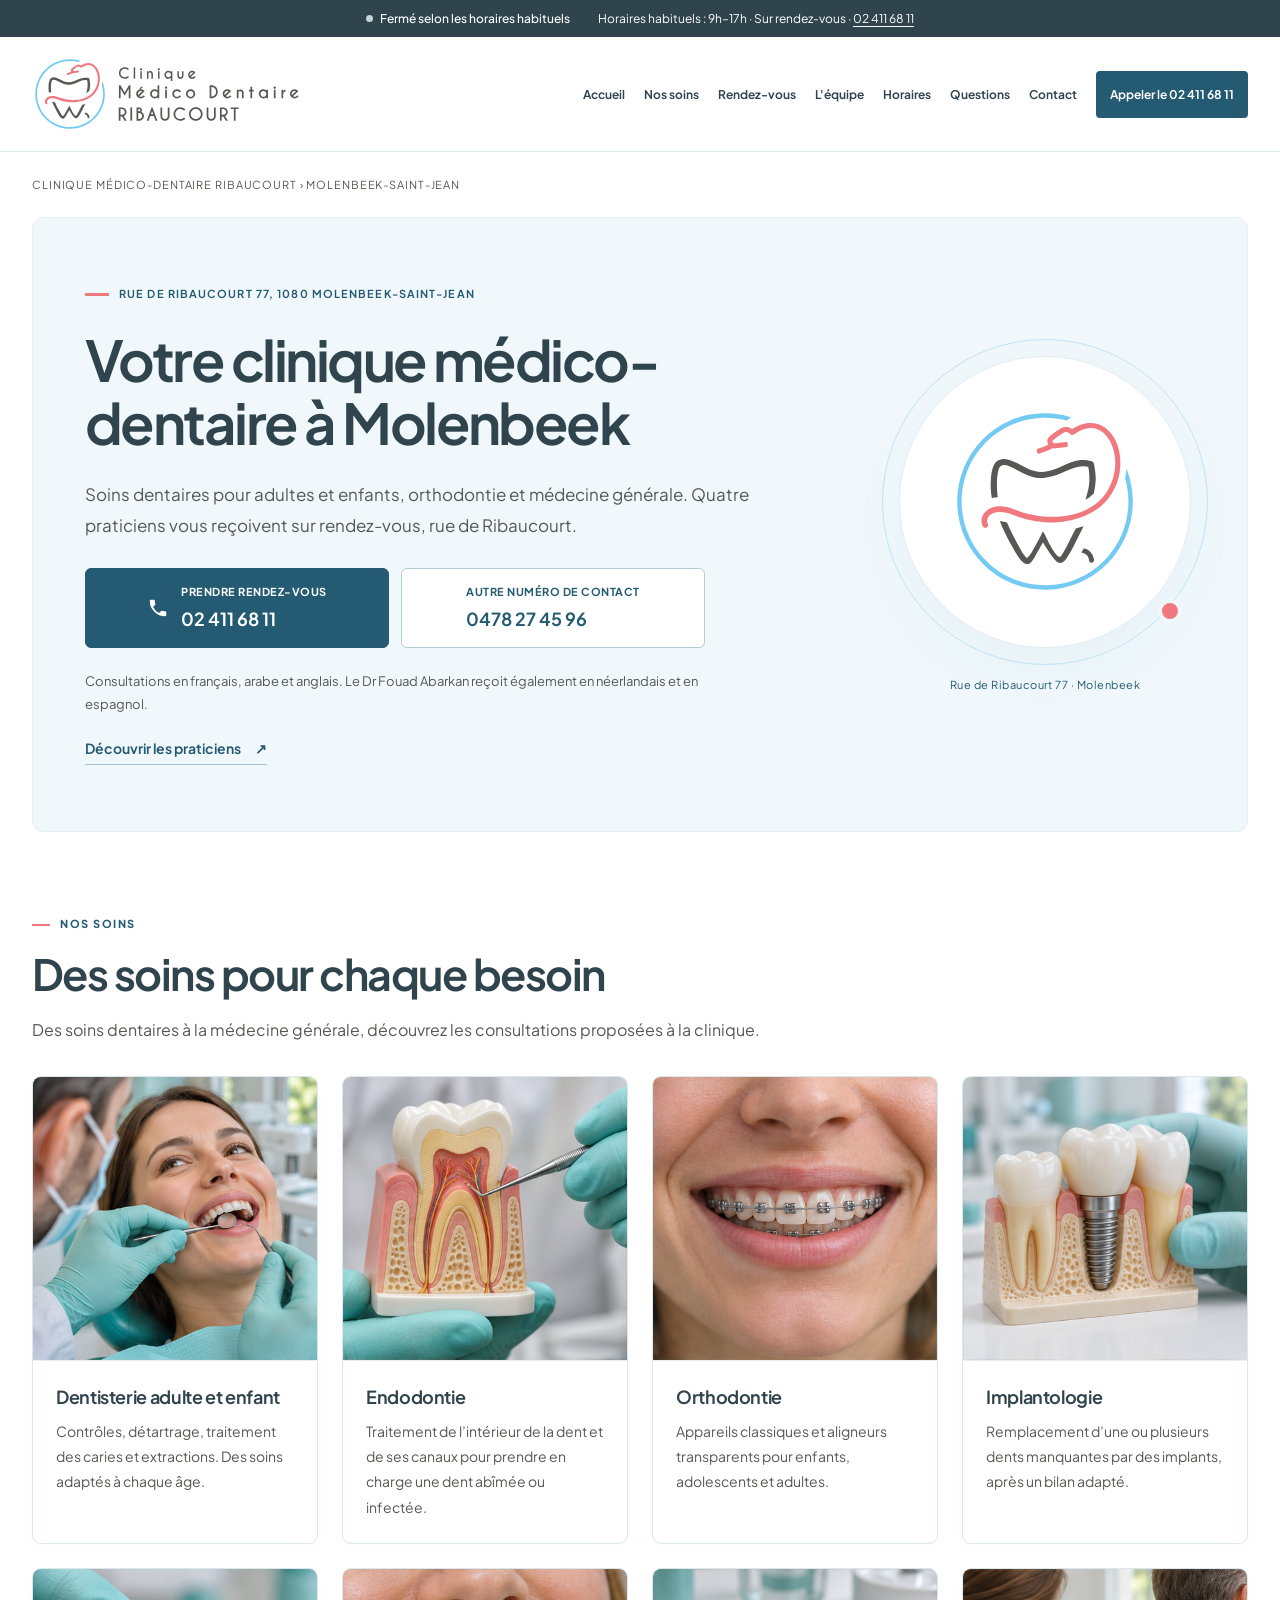
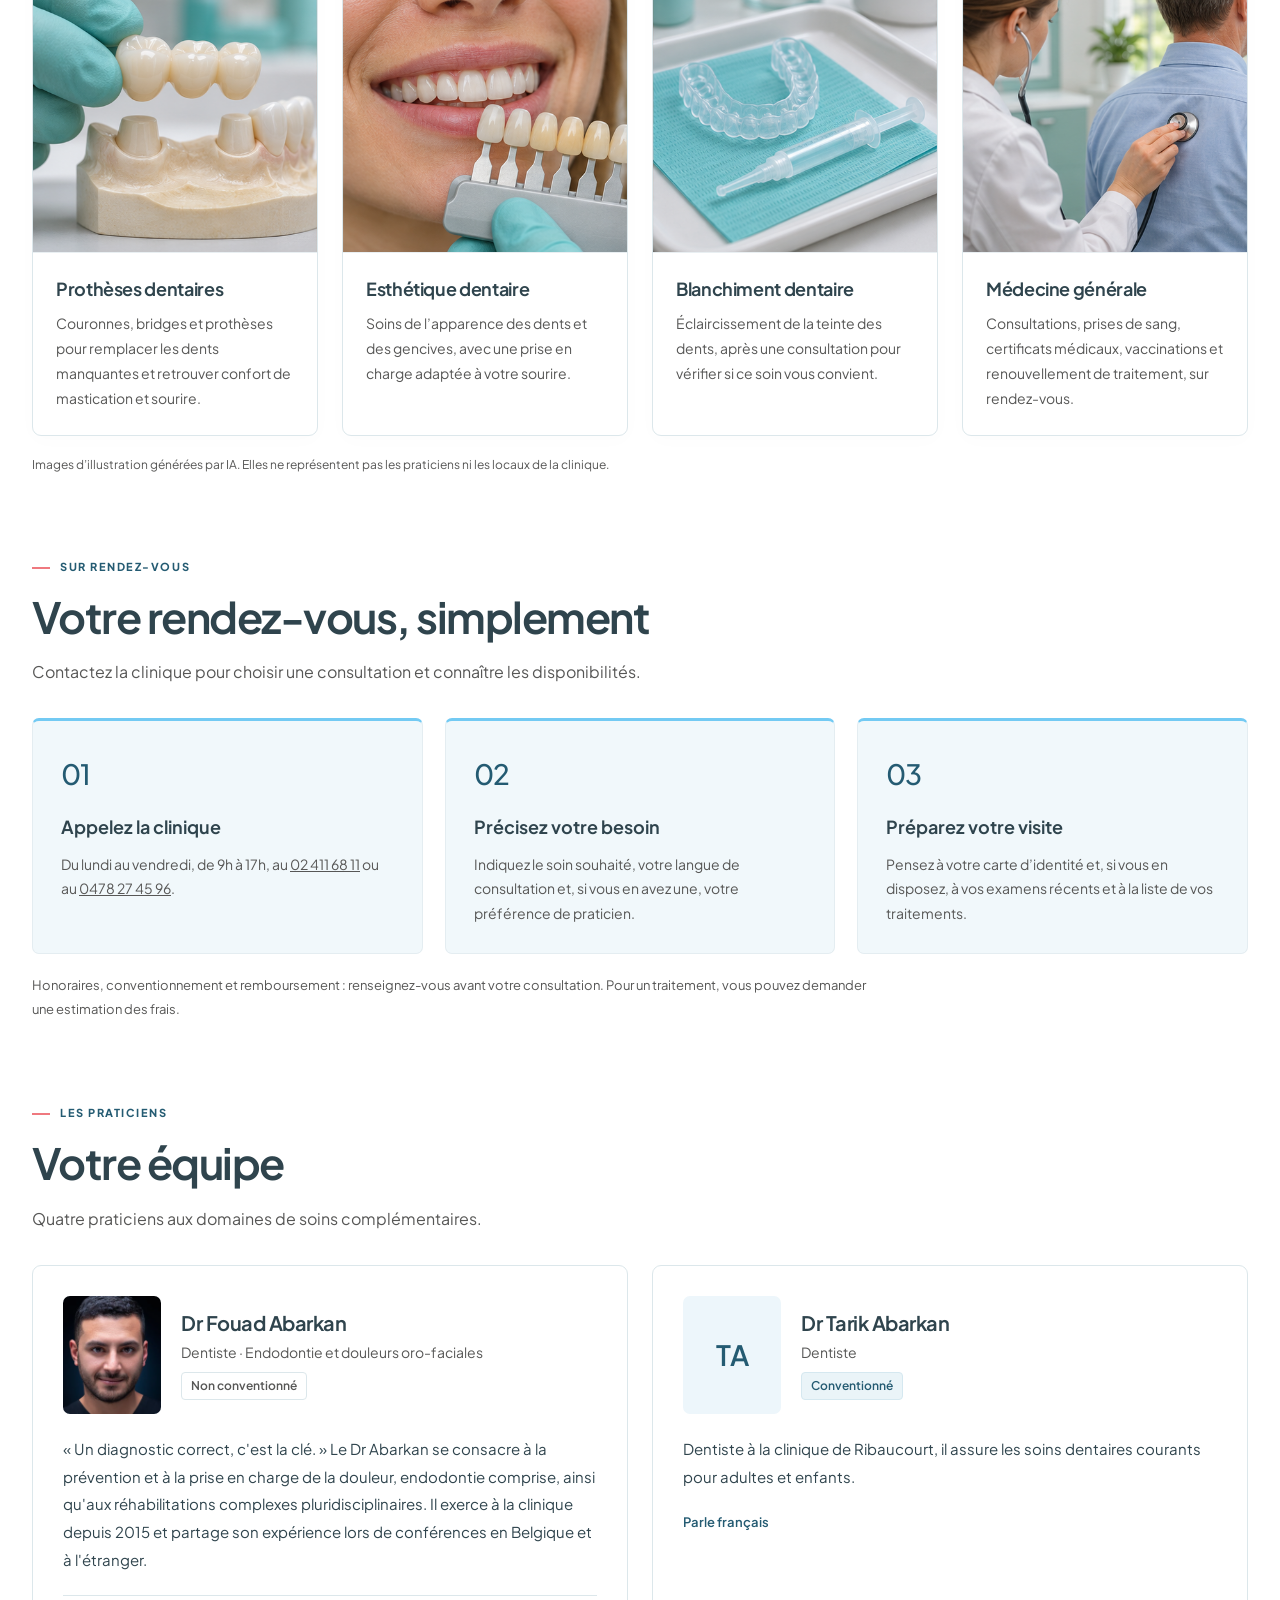
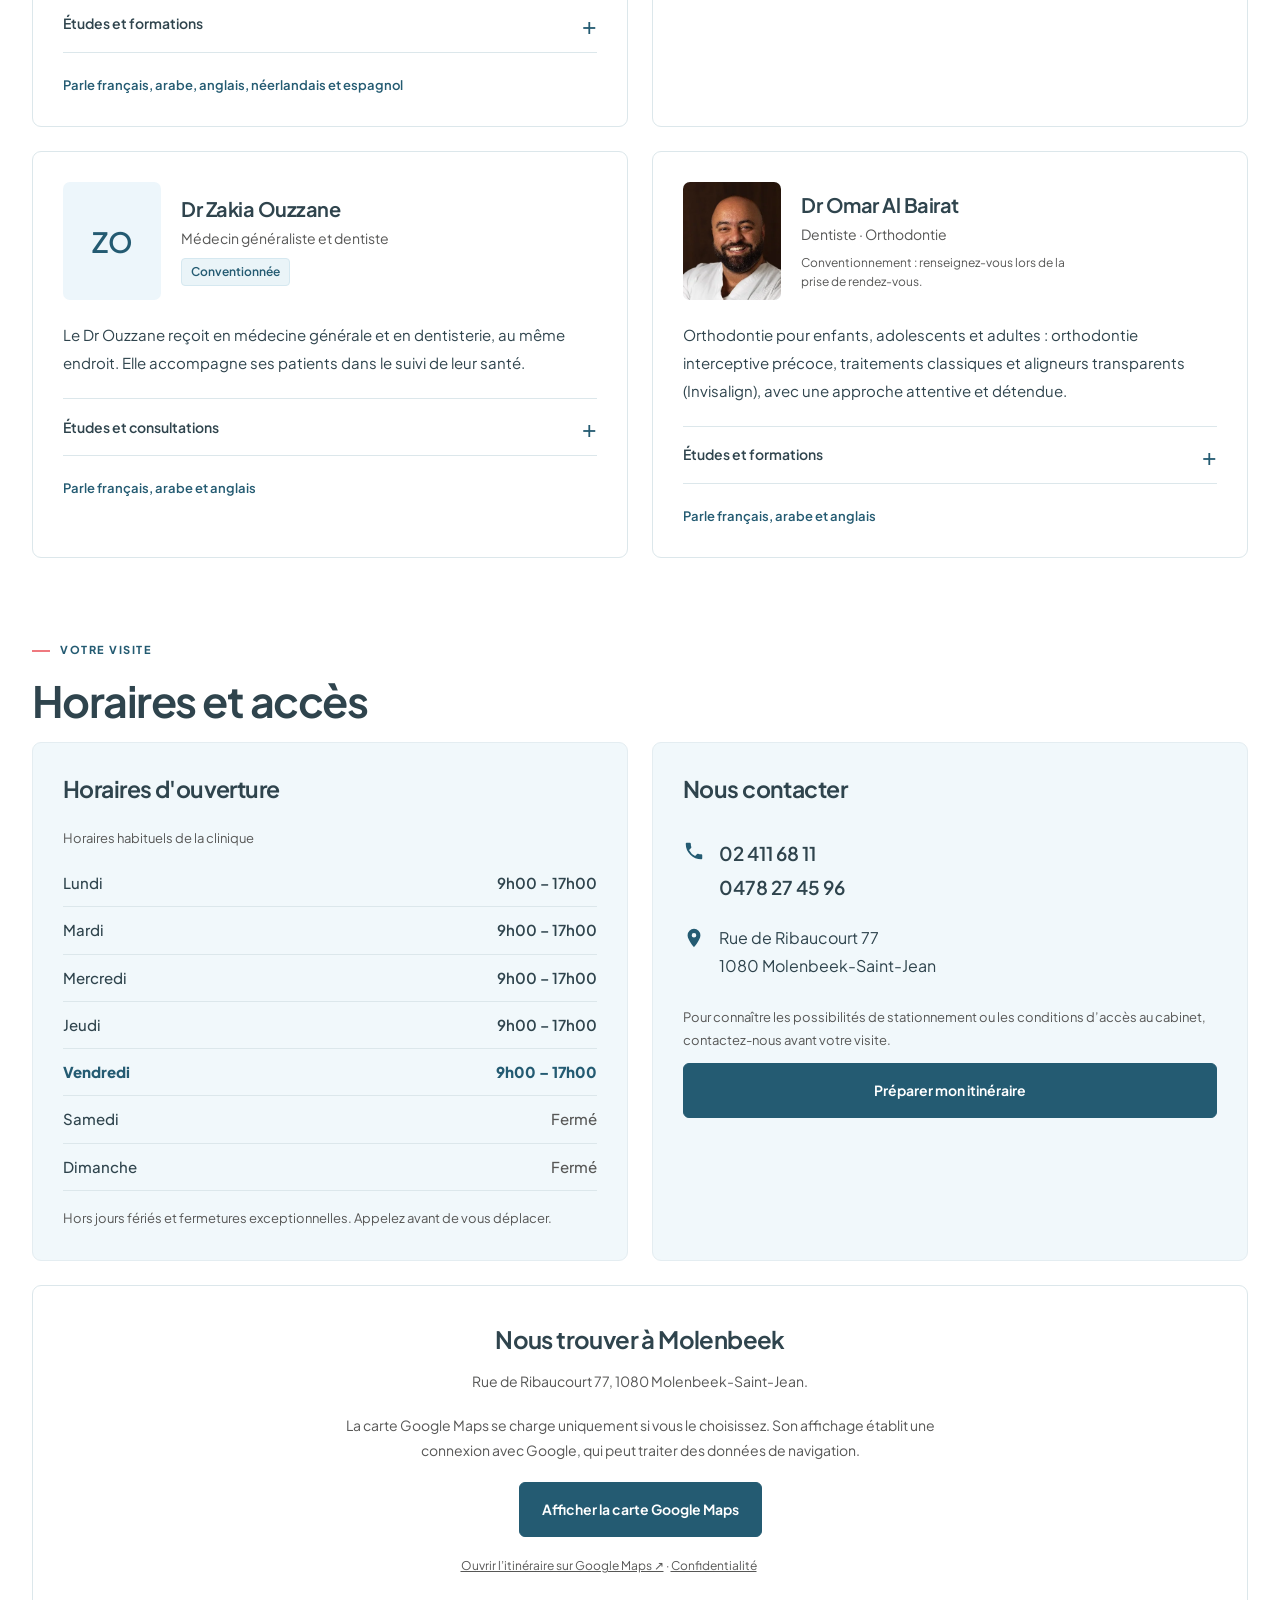
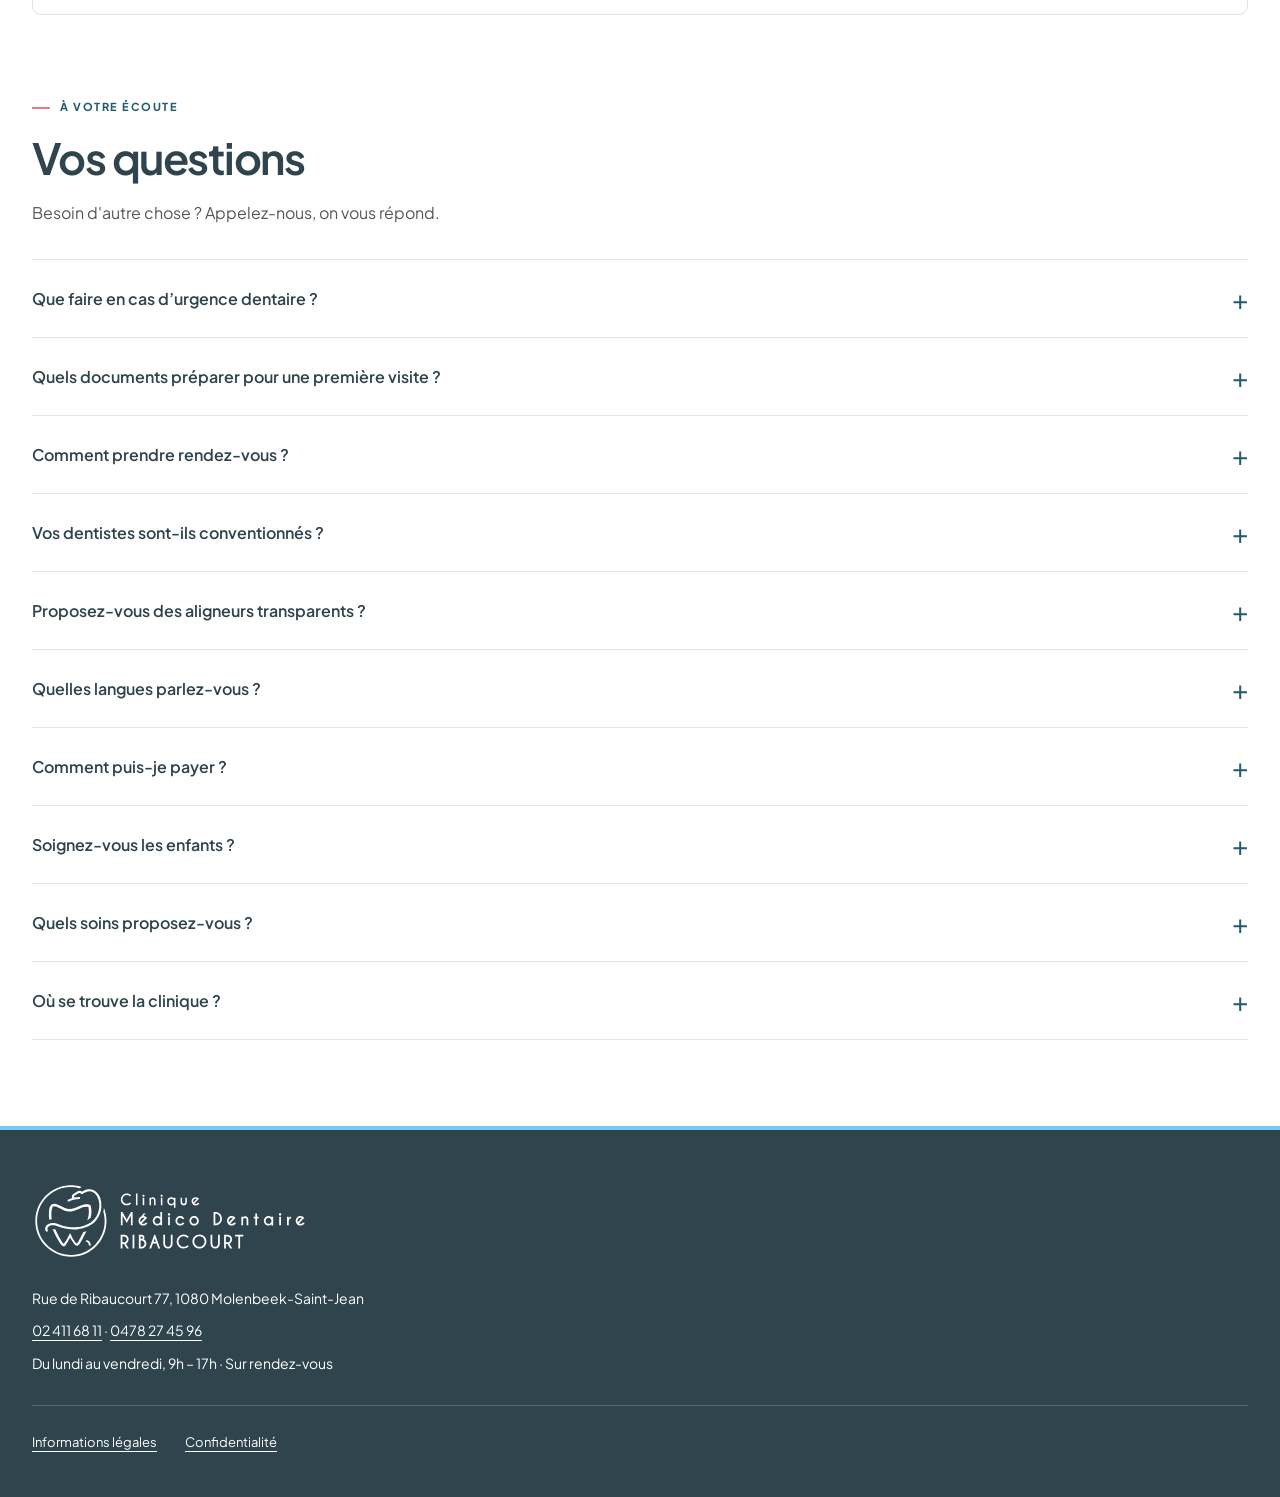
<file: index.html>
<!DOCTYPE html>
<html lang="fr">
<head>
<meta charset="utf-8">
<meta name="viewport" content="width=device-width, initial-scale=1">
<title>Dentiste et médecine générale à Molenbeek | Clinique Ribaucourt</title>
<meta name="description" content="Clinique médico-dentaire Ribaucourt à Molenbeek : soins dentaires, orthodontie et médecine générale. Du lundi au vendredi, 9h–17h. Rendez-vous : 02 411 68 11.">

<meta name="theme-color" content="#245B72">
<meta name="color-scheme" content="light">
<link rel="canonical" href="https://clinique-ribaucourt.com/">
<link rel="icon" type="image/svg+xml" href="./favicon.svg">
<link rel="apple-touch-icon" href="./apple-touch-icon.png">
<meta property="og:type" content="website">
<meta property="og:locale" content="fr_BE">
<meta property="og:site_name" content="Clinique Médico-Dentaire Ribaucourt">
<meta property="og:title" content="Clinique Ribaucourt · Molenbeek">
<meta property="og:description" content="Soins dentaires et médecine générale, sur rendez-vous. Lundi–vendredi : 9h–17h. 02 411 68 11.">
<meta property="og:url" content="https://clinique-ribaucourt.com/">
<meta property="og:image" content="https://clinique-ribaucourt.com/apercu-partage.png">
<meta property="og:image:width" content="1200">
<meta property="og:image:height" content="630">
<meta property="og:image:alt" content="Clinique Médico-Dentaire Ribaucourt, Rue de Ribaucourt 77 à Molenbeek. Rendez-vous au 02 411 68 11, de 9h à 17h du lundi au vendredi.">
<meta name="twitter:card" content="summary_large_image">
<meta name="twitter:title" content="Clinique Ribaucourt · Molenbeek">
<meta name="twitter:description" content="Soins dentaires et médecine générale. Sur rendez-vous, du lundi au vendredi de 9h à 17h.">
<meta name="twitter:image" content="https://clinique-ribaucourt.com/apercu-partage.png">
<script type="application/ld+json">{"@context": "https://schema.org", "@type": "MedicalClinic", "@id": "https://clinique-ribaucourt.com/#clinique", "name": "Clinique Médico-Dentaire Ribaucourt", "url": "https://clinique-ribaucourt.com/", "telephone": "+3224116811", "image": "https://clinique-ribaucourt.com/apercu-partage.png", "address": {"@type": "PostalAddress", "streetAddress": "Rue de Ribaucourt 77", "postalCode": "1080", "addressLocality": "Molenbeek-Saint-Jean", "addressCountry": "BE"}, "openingHoursSpecification": [{"@type": "OpeningHoursSpecification", "dayOfWeek": ["Monday", "Tuesday", "Wednesday", "Thursday", "Friday"], "opens": "09:00", "closes": "17:00"}]}</script>
<link rel="stylesheet" href="./styles.css">
</head>
<body>
<a class="skip-link" href="#top">Aller au contenu</a>
<script>document.documentElement.classList.add("js");</script>

<div class="topbar">
  <p class="status-row"><span class="dot" id="dot" aria-hidden="true"></span><b id="statut" role="status">Consultations du lundi au vendredi</b></p>
  <p>Horaires habituels : 9h–17h · Sur rendez-vous · <a href="tel:+3224116811">02 411 68 11</a></p>
</div>

<header>
  <div class="wrap head">
    <a class="logo" href="#top" aria-label="Clinique Médico-Dentaire Ribaucourt, accueil"><img class="brand-logo" src="./assets/brand/logo-ribaucourt.svg" alt="Clinique Médico Dentaire Ribaucourt" width="673" height="189" fetchpriority="high"></a>
    <button class="menu-btn" type="button" id="menuBtn" aria-expanded="false" aria-controls="menu" aria-label="Ouvrir le menu"><span></span></button>
<nav class="overlay" id="menu" aria-label="Navigation principale">
  <a href="#top">Accueil</a>
  <a href="#soins">Nos soins</a>
  <a href="#rendez-vous">Rendez-vous</a>
  <a href="#equipe">L'équipe</a>
  <a href="#horaires">Horaires</a>
  <a href="#faq">Questions</a>
  <a href="#contact">Contact</a>
  <a class="call" href="tel:+3224116811">Appeler le 02 411 68 11</a>
</nav>
  </div>
</header>


<noscript><nav class="noscript-nav" aria-label="Navigation sans JavaScript"><a href="#soins">Nos soins</a><a href="#equipe">L’équipe</a><a href="#horaires">Horaires</a><a href="#contact">Contact</a></nav></noscript>

<main id="top" tabindex="-1">
  <div class="wrap">
    <p class="crumbs">Clinique médico-dentaire Ribaucourt › Molenbeek-Saint-Jean</p>

    <div class="hero">
      <div class="hero-copy">
      <p class="where">Rue de Ribaucourt 77, 1080 Molenbeek-Saint-Jean</p>
      <h1>Votre clinique médico-dentaire à Molenbeek</h1>
      <p class="lead">Soins dentaires pour adultes et enfants, orthodontie et médecine générale. Quatre praticiens vous reçoivent sur rendez-vous, rue de Ribaucourt.</p>
      <div class="hero-actions">
        <a class="btn" href="tel:+3224116811">
          <svg width="22" height="22" viewBox="0 0 24 24" fill="currentColor" aria-hidden="true"><path d="M6.600 10.800a15 15 0 0 0 6.600 6.600l2.200-2.200a1 1 0 0 1 1-.25c1.100.37 2.300.57 3.600.57a1 1 0 0 1 1 1V20a1 1 0 0 1-1 1A17 17 0 0 1 3 4a1 1 0 0 1 1-1h3.500a1 1 0 0 1 1 1c0 1.300.2 2.500.57 3.600a1 1 0 0 1-.25 1L6.600 10.800Z"/></svg>
          <span><span class="hero-action-label">Prendre rendez-vous</span><span class="hero-action-number">02 411 68 11</span></span>
        </a>
        <a class="btn alt" href="tel:+32478274596"><span><span class="hero-action-label">Autre numéro de contact</span><span class="hero-action-number">0478 27 45 96</span></span></a>
      </div>
      <p class="note">Consultations en français, arabe et anglais. Le Dr Fouad Abarkan reçoit également en néerlandais et en espagnol.</p>
      <a class="section-link" href="#equipe">Découvrir les praticiens</a>
      </div>
      <div class="hero-art" aria-hidden="true"><div class="brand-orbit"><img src="./assets/brand/symbole-ribaucourt.svg" alt="" width="300" height="300"></div><span>Rue de Ribaucourt 77 · Molenbeek</span></div>
    </div>
  </div>

  <div class="wrap" id="soins">
    <section>
      <span class="section-label">Nos soins</span>
      <h2>Des soins pour chaque besoin</h2>
      <p class="intro">Des soins dentaires à la médecine générale, découvrez les consultations proposées à la clinique.</p>
      <div class="soins">
        <article class="soin">
          <div class="care-photo" style="--column:0;--row:0"><img src="./soins-illustrations.png" width="1774" height="887" loading="lazy" decoding="async" alt="Examen dentaire avec un miroir : image d’illustration."></div>
          <div class="soin-copy"><h3>Dentisterie adulte et enfant</h3><p>Contrôles, détartrage, traitement des caries et extractions. Des soins adaptés à chaque âge.</p></div>
        </article>
        <article class="soin">
          <div class="care-photo" style="--column:1;--row:0"><img src="./soins-illustrations.png" width="1774" height="887" loading="lazy" decoding="async" alt="Modèle pédagogique montrant les racines et les canaux d’une dent : image d’illustration."></div>
          <div class="soin-copy"><h3>Endodontie</h3><p>Traitement de l’intérieur de la dent et de ses canaux pour prendre en charge une dent abîmée ou infectée.</p></div>
        </article>
        <article class="soin">
          <div class="care-photo" style="--column:2;--row:0"><img src="./soins-illustrations.png" width="1774" height="887" loading="lazy" decoding="async" alt="Appareil orthodontique à bagues : image d’illustration."></div>
          <div class="soin-copy"><h3>Orthodontie</h3><p>Appareils classiques et aligneurs transparents pour enfants, adolescents et adultes.</p></div>
        </article>
        <article class="soin">
          <div class="care-photo" style="--column:3;--row:0"><img src="./soins-illustrations.png" width="1774" height="887" loading="lazy" decoding="async" alt="Modèle pédagogique d’un implant dentaire et de sa couronne : image d’illustration."></div>
          <div class="soin-copy"><h3>Implantologie</h3><p>Remplacement d’une ou plusieurs dents manquantes par des implants, après un bilan adapté.</p></div>
        </article>
        <article class="soin">
          <div class="care-photo" style="--column:0;--row:1"><img src="./soins-illustrations.png" width="1774" height="887" loading="lazy" decoding="async" alt="Bridge en céramique présenté sur un modèle dentaire : image d’illustration."></div>
          <div class="soin-copy"><h3>Prothèses dentaires</h3><p>Couronnes, bridges et prothèses pour remplacer les dents manquantes et retrouver confort de mastication et sourire.</p></div>
        </article>
        <article class="soin">
          <div class="care-photo" style="--column:1;--row:1"><img src="./soins-illustrations.png" width="1774" height="887" loading="lazy" decoding="async" alt="Choix d’une teinte dentaire avec un nuancier : image d’illustration."></div>
          <div class="soin-copy"><h3>Esthétique dentaire</h3><p>Soins de l’apparence des dents et des gencives, avec une prise en charge adaptée à votre sourire.</p></div>
        </article>
        <article class="soin">
          <div class="care-photo" style="--column:2;--row:1"><img src="./soins-illustrations.png" width="1774" height="887" loading="lazy" decoding="async" alt="Gouttière et gel de blanchiment dentaire : image d’illustration."></div>
          <div class="soin-copy"><h3>Blanchiment dentaire</h3><p>Éclaircissement de la teinte des dents, après une consultation pour vérifier si ce soin vous convient.</p></div>
        </article>
        <article class="soin">
          <div class="care-photo" style="--column:3;--row:1"><img src="./soins-illustrations.png" width="1774" height="887" loading="lazy" decoding="async" alt="Consultation de médecine générale avec un stéthoscope : image d’illustration."></div>
          <div class="soin-copy"><h3>Médecine générale</h3><p>Consultations, prises de sang, certificats médicaux, vaccinations et renouvellement de traitement, sur rendez-vous.</p></div>
        </article>
      </div>
      <p class="photo-caption">Images d’illustration générées par IA. Elles ne représentent pas les praticiens ni les locaux de la clinique.</p>
    </section>
  </div>


  <div class="wrap" id="rendez-vous">
    <section aria-labelledby="titre-rdv">
      <span class="section-label">Sur rendez-vous</span>
      <h2 id="titre-rdv">Votre rendez-vous, simplement</h2>
      <p class="intro">Contactez la clinique pour choisir une consultation et connaître les disponibilités.</p>
      <ol class="rdv-grid">
        <li><h3>Appelez la clinique</h3><p>Du lundi au vendredi, de 9h à 17h, au <a href="tel:+3224116811">02 411 68 11</a> ou au <a href="tel:+32478274596">0478 27 45 96</a>.</p></li>
        <li><h3>Précisez votre besoin</h3><p>Indiquez le soin souhaité, votre langue de consultation et, si vous en avez une, votre préférence de praticien.</p></li>
        <li><h3>Préparez votre visite</h3><p>Pensez à votre carte d’identité et, si vous en disposez, à vos examens récents et à la liste de vos traitements.</p></li>
      </ol>
      <p class="practical-note">Honoraires, conventionnement et remboursement : renseignez-vous avant votre consultation. Pour un traitement, vous pouvez demander une estimation des frais.</p>
    </section>
  </div>

  <div class="wrap" id="equipe">
    <section>
      <span class="section-label">Les praticiens</span>
      <h2>Votre équipe</h2>
      <p class="intro">Quatre praticiens aux domaines de soins complémentaires.</p>
      <div class="team">
        <!-- Pour ajouter une photo : remplacer les initiales par <img src="fouad.jpg" alt="Dr Fouad Abarkan"> -->
        <article class="person">
          <div class="pt">
            <div class="avatar"><img src="./fouad-abarkan.webp" alt="Portrait du Dr Fouad Abarkan" width="500" height="500" loading="lazy" decoding="async"></div>
            <div><h3>Dr Fouad Abarkan</h3><p class="role">Dentiste · Endodontie et douleurs oro-faciales</p><span class="tag no">Non conventionné</span></div>
          </div>
          <p class="bio">« Un diagnostic correct, c'est la clé. » Le Dr Abarkan se consacre à la prévention et à la prise en charge de la douleur, endodontie comprise, ainsi qu'aux réhabilitations complexes pluridisciplinaires. Il exerce à la clinique depuis 2015 et partage son expérience lors de conférences en Belgique et à l'étranger.</p>
          <details class="parcours">
            <summary>Études et formations</summary>
            <h4>Études en Belgique</h4>
            <ul class="cv">
              <li><strong>Master en sciences dentaires</strong>, Université Libre de Bruxelles (2009 – 2014)</li>
              <li><strong>Certificat de formation clinique en endodontie</strong>, ULB et hôpital Erasme (2014 – 2016), avec un échange d'un mois au département d'endodontie de la Beirut Arab University (cas complexes et chirurgie endodontique)</li>
            </ul>
            <h4>Formations à l'international</h4>
            <ul class="cv">
              <li><strong>Mini-résidence en douleur oro-faciale et troubles temporo-mandibulaires</strong>, UCLA, Los Angeles (2016)</li>
              <li><strong>Certificat universitaire en gestion esthétique</strong> (dents et tissus mous), UCLA (2017)</li>
              <li><strong>European Master of Aligners</strong>, certificat Invisalign (2018)</li>
              <li><strong>Dentisterie pluridisciplinaire sous microscope</strong>, Belograd Academy (2018)</li>
              <li>Stages auprès de spécialistes reconnus et visites d'universités en Europe, en Asie, au Moyen-Orient et aux États-Unis</li>
            </ul>
            <h4>Engagement et enseignement</h4>
            <ul class="cv">
              <li>Membre et représentant belge de l'International Association of Dental Students (IADS) pendant plus de dix ans</li>
              <li>Participation à des congrès internationaux (IADS, FDI)</li>
              <li>Conférencier sur la douleur oro-faciale et l'endodontie depuis 2018 : Dental Education (Belgique), Slovak Dental Days (Bratislava), université de Košice, SIDSIC (université de Ljubljana), Dental News (université de Poznań)</li>
            </ul>
            <h4>Expérience</h4>
            <ul class="cv">
              <li>Clinique Médico-Dentaire de Ribaucourt, Bruxelles (depuis 2015)</li>
              <li>Dental Office Brussels (2019 – 2022)</li>
              <li>Centre Dentaire Opéra-Pyramides, Paris (2017 – 2019)</li>
            </ul>
            <h4>Domaines de soins</h4>
            <ul class="cv">
              <li>Endodontie, Invisalign Go, dentisterie adulte et enfant, dentisterie restauratrice, troubles de la mastication, prothèses amovibles et fixes, problèmes maxillo-faciaux</li>
            </ul>
          </details>
          <p class="lang">Parle français, arabe, anglais, néerlandais et espagnol</p>
        </article>

        <article class="person">
          <div class="pt">
            <div class="avatar" aria-hidden="true">TA</div>
            <div><h3>Dr Tarik Abarkan</h3><p class="role">Dentiste</p><span class="tag">Conventionné</span></div>
          </div>
          <p class="bio">Dentiste à la clinique de Ribaucourt, il assure les soins dentaires courants pour adultes et enfants.</p>
          <p class="lang">Parle français</p>
        </article>

        <article class="person">
          <div class="pt">
            <div class="avatar" aria-hidden="true">ZO</div>
            <div><h3>Dr Zakia Ouzzane</h3><p class="role">Médecin généraliste et dentiste</p><span class="tag">Conventionnée</span></div>
          </div>
          <p class="bio">Le Dr Ouzzane reçoit en médecine générale et en dentisterie, au même endroit. Elle accompagne ses patients dans le suivi de leur santé.</p>
          <details class="parcours">
            <summary>Études et consultations</summary>
            <h4>Études et appartenances</h4>
            <ul class="cv">
              <li><strong>Médecine générale</strong>, Université Libre de Bruxelles (1995 – 2001)</li>
              <li>Membre de la Fédération des Associations de Médecins Généralistes de Bruxelles (FAMGB)</li>
            </ul>
            <h4>Consultations de médecine générale</h4>
            <ul class="cv">
              <li>Consultation générale, renouvellement de traitement, certificats médicaux et d'aptitude au travail ou au sport</li>
              <li>Prises de sang, vaccinations (dont la grippe), contraception, consultation nutritionnelle</li>
            </ul>
          </details>
          <p class="lang">Parle français, arabe et anglais</p>
        </article>

        <article class="person">
          <div class="pt">
            <div class="avatar avatar--omar"><img src="./omar-al-bairat.webp" alt="Portrait du Dr Omar Al Bairat" width="500" height="500" loading="lazy" decoding="async"></div>
            <div><h3>Dr Omar Al Bairat</h3><p class="role">Dentiste · Orthodontie</p><p class="convention-note">Conventionnement : renseignez-vous lors de la prise de rendez-vous.</p></div>
          </div>
          <p class="bio">Orthodontie pour enfants, adolescents et adultes : orthodontie interceptive précoce, traitements classiques et aligneurs transparents (Invisalign), avec une approche attentive et détendue.</p>
          <details class="parcours">
            <summary>Études et formations</summary>
            <h4>Études</h4>
            <ul class="cv">
              <li><strong>Doctorat en médecine dentaire</strong>, Université Mohammed V, Faculté de médecine dentaire (Rabat)</li>
              <li><strong>Master en sciences dentaires</strong>, Université Libre de Bruxelles</li>
              <li><strong>Master de spécialisation en dentisterie générale</strong>, Université Libre de Bruxelles</li>
              <li><strong>Diplôme universitaire en orthodontie</strong>, Université Internationale Abulcasis des Sciences de la Santé</li>
            </ul>
            <h4>Associations</h4>
            <ul class="cv">
              <li>Membre de la Moroccan Orthodontic Society</li>
              <li>Membre de l'Association Marocaine de Prévention Buccodentaire</li>
              <li>Membre honoraire à vie de l'International Association of Dental Students (IADS)</li>
            </ul>
            <h4>Congrès</h4>
            <ul class="cv">
              <li>Congrès annuel international de la Fédération Dentaire Internationale (FDI)</li>
              <li>Congrès annuel de la Moroccan Orthodontic Society</li>
              <li>Congrès annuel Dental Education</li>
            </ul>
            <h4>Orthodontie proposée</h4>
            <ul class="cv">
              <li>Orthodontie de l'enfant et de l'adolescent, orthodontie de l'adulte, aligneurs invisibles</li>
              <li>Première consultation d'environ 15 minutes</li>
            </ul>
          </details>
          <p class="lang">Parle français, arabe et anglais</p>
        </article>
      </div>
    </section>
  </div>

  <div class="wrap" id="horaires">
    <section>
      <span class="section-label">Votre visite</span>
      <h2>Horaires et accès</h2>
      <div class="split" id="contact">
        <div class="panel">
          <h3>Horaires d'ouverture</h3>
          <table id="hours">
            <caption class="table-caption">Horaires habituels de la clinique</caption>
            <tr data-d="1"><th scope="row">Lundi</th><td>9h00 – 17h00</td></tr>
            <tr data-d="2"><th scope="row">Mardi</th><td>9h00 – 17h00</td></tr>
            <tr data-d="3"><th scope="row">Mercredi</th><td>9h00 – 17h00</td></tr>
            <tr data-d="4"><th scope="row">Jeudi</th><td>9h00 – 17h00</td></tr>
            <tr data-d="5"><th scope="row">Vendredi</th><td>9h00 – 17h00</td></tr>
            <tr data-d="6" class="closed"><th scope="row">Samedi</th><td>Fermé</td></tr>
            <tr data-d="0" class="closed"><th scope="row">Dimanche</th><td>Fermé</td></tr>
          </table>
          <p class="small">Hors jours fériés et fermetures exceptionnelles. Appelez avant de vous déplacer.</p>
        </div>
        <div class="panel">
          <h3>Nous contacter</h3>
          <div class="contact-line">
            <svg width="22" height="22" viewBox="0 0 24 24" fill="currentColor" aria-hidden="true"><path d="M6.600 10.800a15 15 0 0 0 6.600 6.600l2.200-2.200a1 1 0 0 1 1-.25c1.100.37 2.300.57 3.600.57a1 1 0 0 1 1 1V20a1 1 0 0 1-1 1A17 17 0 0 1 3 4a1 1 0 0 1 1-1h3.500a1 1 0 0 1 1 1c0 1.300.2 2.500.57 3.600a1 1 0 0 1-.25 1L6.600 10.800Z"/></svg>
            <div><a href="tel:+3224116811">02 411 68 11</a><br><a href="tel:+32478274596">0478 27 45 96</a></div>
          </div>
          <div class="contact-line">
            <svg width="22" height="22" viewBox="0 0 24 24" fill="currentColor" aria-hidden="true"><path d="M12 2a7 7 0 0 0-7 7c0 5.200 7 13 7 13s7-7.800 7-13a7 7 0 0 0-7-7Zm0 9.500A2.500 2.500 0 1 1 12 6.500a2.500 2.500 0 0 1 0 5Z"/></svg>
            <div>Rue de Ribaucourt 77<br>1080 Molenbeek-Saint-Jean</div>
          </div>
          <p class="small">Pour connaître les possibilités de stationnement ou les conditions d’accès au cabinet, contactez-nous avant votre visite.</p>
          <a class="btn" style="margin-top:12px" target="_blank" rel="noopener" href="https://www.google.com/maps/search/?api=1&query=Rue+de+Ribaucourt+77+1080+Molenbeek-Saint-Jean">Préparer mon itinéraire</a>
        </div>
      </div>
      <div class="map-placeholder" id="map-placeholder">
        <div>
          <h3>Nous trouver à Molenbeek</h3>
          <p>Rue de Ribaucourt 77, 1080 Molenbeek-Saint-Jean.</p>
          <p>La carte Google Maps se charge uniquement si vous le choisissez. Son affichage établit une connexion avec Google, qui peut traiter des données de navigation.</p>
          <button class="btn" id="load-map" type="button" hidden>Afficher la carte Google Maps</button>
          <p class="map-links"><a href="https://www.google.com/maps/search/?api=1&amp;query=Rue+de+Ribaucourt+77+1080+Molenbeek-Saint-Jean" target="_blank" rel="noopener noreferrer">Ouvrir l’itinéraire sur Google Maps ↗</a> · <a href="./confidentialite.html">Confidentialité</a></p>
        </div>
      </div>
      <div class="map-wrap" id="map-wrap" hidden>
        <div id="map-container"></div>
        <div class="map-controls"><span>Carte fournie par Google Maps.</span><button class="text-button" id="unload-map" type="button">Fermer la carte</button></div>
      </div>
    </section>
  </div>

  <div class="wrap" id="faq">
    <section>
      <span class="section-label">À votre écoute</span>
      <h2>Vos questions</h2>
      <p class="intro">Besoin d'autre chose ? Appelez-nous, on vous répond.</p>
      <div class="faq">
        <details>
          <summary>Que faire en cas d’urgence dentaire ?</summary>
          <p>Pendant les horaires d’ouverture, appelez le <a href="tel:+3224116811">02 411 68 11</a> pour expliquer votre situation et connaître les possibilités de consultation. En dehors de ces horaires, contactez un service de garde dentaire. En cas d’urgence médicale grave, appelez le <a href="tel:112">112</a>.</p>
        </details>
        <details>
          <summary>Quels documents préparer pour une première visite ?</summary>
          <p>Pensez à votre carte d’identité et, si vous en disposez, à vos examens récents et à la liste de vos traitements. Appelez la clinique pour toute question concernant votre première consultation.</p>
        </details>

        <details>
          <summary>Comment prendre rendez-vous ?</summary>
          <p>Par téléphone au 02 411 68 11 ou au 0478 27 45 96, du lundi au vendredi de 9h à 17h. Les consultations se font sur rendez-vous.</p>
        </details>
        <details>
          <summary>Vos dentistes sont-ils conventionnés ?</summary>
          <p>Le Dr Tarik Abarkan et le Dr Zakia Ouzzane sont conventionnés. Le Dr Fouad Abarkan ne l’est pas. Pour le Dr Omar Al Bairat, renseignez-vous auprès de la clinique avant votre rendez-vous. Les honoraires et les remboursements dépendent du praticien et du soin ; demandez une estimation avant le traitement.</p>
        </details>
        <details>
          <summary>Proposez-vous des aligneurs transparents ?</summary>
          <p>Oui. Le Dr Omar Al Bairat propose des aligneurs transparents (Invisalign) ainsi que l'orthodontie classique, pour enfants, adolescents et adultes. Une première consultation d'orthodontie dure environ 15 minutes.</p>
        </details>
        <details>
          <summary>Quelles langues parlez-vous ?</summary>
          <p>Notre équipe vous accueille en français, arabe et anglais. Le Dr Fouad Abarkan consulte aussi en néerlandais et en espagnol.</p>
        </details>
        <details>
          <summary>Comment puis-je payer ?</summary>
          <p>Par carte bancaire ou en espèces, directement à la clinique.</p>
        </details>
        <details>
          <summary>Soignez-vous les enfants ?</summary>
          <p>Oui, la clinique propose de la dentisterie pour adultes et pour enfants, ainsi que de l'orthodontie.</p>
        </details>
        <details>
          <summary>Quels soins proposez-vous ?</summary>
          <p>Dentisterie générale, endodontie, orthodontie, implantologie, prothèses, esthétique dentaire, blanchiment et médecine générale.</p>
        </details>
        <details>
          <summary>Où se trouve la clinique ?</summary>
          <p>Rue de Ribaucourt 77, 1080 Molenbeek-Saint-Jean. Cherchez l'enseigne « Clinique Médico Dentaire Ribaucourt » en façade.</p>
        </details>
      </div>
    </section>
  </div>
</main>

<footer id="footer">
  <div class="wrap">
    <a class="footer-brand" href="./index.html" aria-label="Clinique Médico Dentaire Ribaucourt, accueil"><img src="./assets/brand/logo-ribaucourt-blanc.svg" alt="Clinique Médico Dentaire Ribaucourt" width="673" height="189" loading="lazy"></a>
    <span>Rue de Ribaucourt 77, 1080 Molenbeek-Saint-Jean</span>
    <span><a href="tel:+3224116811">02 411 68 11</a> · <a href="tel:+32478274596">0478 27 45 96</a></span>
    <span>Du lundi au vendredi, 9h – 17h · Sur rendez-vous</span>
    <nav class="footer-links" aria-label="Informations du site"><a href="./mentions-legales.html">Informations légales</a><a href="./confidentialite.html">Confidentialité</a></nav>
  </div>
</footer>

<div class="sticky" id="mobile-call">
  <a class="btn" href="tel:+3224116811">
    <svg width="22" height="22" viewBox="0 0 24 24" fill="currentColor" aria-hidden="true"><path d="M6.600 10.800a15 15 0 0 0 6.600 6.600l2.200-2.200a1 1 0 0 1 1-.25c1.100.37 2.300.57 3.600.57a1 1 0 0 1 1 1V20a1 1 0 0 1-1 1A17 17 0 0 1 3 4a1 1 0 0 1 1-1h3.500a1 1 0 0 1 1 1c0 1.300.2 2.500.57 3.600a1 1 0 0 1-.25 1L6.600 10.800Z"/></svg>
    Appeler la clinique
  </a>
</div>

<script>

// Navigation : fermeture au clavier, focus contenu, menu adapté à la hauteur disponible.
(() => {
  const btn = document.getElementById('menuBtn');
  const menu = document.getElementById('menu');
  const header = document.querySelector('header');
  const main = document.querySelector('main');
  const footer = document.querySelector('footer');
  const call = document.getElementById('mobile-call');
  const desktop = matchMedia('(min-width:1200px)');
  let previousFocus;
  function menuPosition() {
    document.documentElement.style.setProperty('--header-bottom', Math.max(0, header.getBoundingClientRect().bottom) + 'px');
  }
  function setMenu(open, restoreFocus = true) {
    const wasOpen = btn.getAttribute('aria-expanded') === 'true';
    open = open && !desktop.matches;
    btn.setAttribute('aria-expanded', String(open));
    btn.setAttribute('aria-label', open ? 'Fermer le menu' : 'Ouvrir le menu');
    menu.classList.toggle('show', open);
    document.body.style.overflow = open ? 'hidden' : '';
    [main, footer, call].filter(Boolean).forEach(el => el.inert = open);
    if (open) {
      previousFocus = document.activeElement;
      menuPosition();
      menu.querySelector('a').focus({preventScroll:true});
    } else if (wasOpen && restoreFocus && !desktop.matches) {
      (previousFocus || btn).focus({preventScroll:true});
    }
  }
  btn.addEventListener('click', () => setMenu(btn.getAttribute('aria-expanded') !== 'true'));
  menu.querySelectorAll('a').forEach(a => a.addEventListener('click', () => {
    setMenu(false, false);
    if (a.hash) {
      const target = document.getElementById(a.hash.slice(1));
      if (target) {
        target.setAttribute('tabindex','-1');
        target.focus({preventScroll:true});
      }
    }
  }));
  document.addEventListener('keydown', e => {
    if (btn.getAttribute('aria-expanded') !== 'true') return;
    if (e.key === 'Escape') { e.preventDefault(); setMenu(false); }
    if (e.key === 'Tab') {
      const items = [btn, ...menu.querySelectorAll('a')];
      const first = items[0], last = items[items.length - 1];
      if (e.shiftKey && document.activeElement === first) { e.preventDefault(); last.focus(); }
      else if (!e.shiftKey && document.activeElement === last) { e.preventDefault(); first.focus(); }
    }
  });
  window.addEventListener('resize', () => {
    menuPosition();
    if (desktop.matches) setMenu(false, false);
  });
  window.addEventListener('pageshow', () => setMenu(false, false));
  // Le bouton fixe apparaît après les boutons de l’accueil pour éviter de les masquer.
  if (call && 'IntersectionObserver' in window) {
    call.hidden = true;
    new IntersectionObserver(([entry]) => {
      call.hidden = entry.isIntersecting || entry.boundingClientRect.bottom > 0;
    }).observe(document.querySelector('.hero-actions'));
  }

  // Carte tierce : aucune requête Google Maps avant une action explicite.
  const load = document.getElementById('load-map');
  const unload = document.getElementById('unload-map');
  const placeholder = document.getElementById('map-placeholder');
  const mapWrap = document.getElementById('map-wrap');
  const mapContainer = document.getElementById('map-container');
  load.hidden = false;
  load.addEventListener('click', () => {
    const frame = document.createElement('iframe');
    frame.className = 'map';
    frame.title = 'Carte : Rue de Ribaucourt 77, Molenbeek-Saint-Jean';
    frame.referrerPolicy = 'no-referrer';
    frame.src = 'https://maps.google.com/maps?q=Rue+de+Ribaucourt+77+1080+Molenbeek-Saint-Jean&output=embed';
    mapContainer.replaceChildren(frame);
    placeholder.hidden = true;
    mapWrap.hidden = false;
    unload.focus({preventScroll:true});
  });
  unload.addEventListener('click', () => {
    mapContainer.replaceChildren();
    mapWrap.hidden = true;
    placeholder.hidden = false;
    load.focus({preventScroll:true});
  });
})();

// Horaires à Bruxelles. Ajouter ici les dates de fermeture confirmées (AAAA-MM-JJ).
(() => {
  const fermeturesExceptionnelles = [];
  const formatter = new Intl.DateTimeFormat('en-GB', {
    timeZone:'Europe/Brussels', weekday:'short', year:'numeric', month:'2-digit', day:'2-digit',
    hour:'2-digit', minute:'2-digit', hourCycle:'h23'
  });
  const weekdays = {Sun:0, Mon:1, Tue:2, Wed:3, Thu:4, Fri:5, Sat:6};
  function easter(year) {
    const a=year%19, b=Math.floor(year/100), c=year%100, d=Math.floor(b/4), e=b%4;
    const f=Math.floor((b+8)/25), g=Math.floor((b-f+1)/3), h=(19*a+b-d-g+15)%30;
    const i=Math.floor(c/4), k=c%4, l=(32+2*e+2*i-h-k)%7, m=Math.floor((a+11*h+22*l)/451);
    const month=Math.floor((h+l-7*m+114)/31), day=((h+l-7*m+114)%31)+1;
    return new Date(Date.UTC(year,month-1,day,12));
  }
  function holidays(year) {
    const dates=new Set(['01-01','05-01','07-21','08-15','11-01','11-11','12-25'].map(d=>year+'-'+d));
    const sunday=easter(year);
    [1,39,50].forEach(offset=>{
      const date=new Date(sunday);
      date.setUTCDate(date.getUTCDate()+offset);
      dates.add(date.toISOString().slice(0,10));
    });
    return dates;
  }
  function updateHours() {
    try {
      const parts=Object.fromEntries(formatter.formatToParts(new Date()).map(p=>[p.type,p.value]));
      const weekday=weekdays[parts.weekday];
      const date=parts.year+'-'+parts.month+'-'+parts.day;
      const minutes=Number(parts.hour)*60+Number(parts.minute);
      const dot=document.getElementById('dot');
      let status, isOpen=false;
      if (fermeturesExceptionnelles.includes(date)) status='Fermeture exceptionnelle aujourd’hui';
      else if (holidays(Number(parts.year)).has(date)) status='Jour férié : ouverture à confirmer par téléphone';
      else if (weekday>=1 && weekday<=5 && minutes>=540 && minutes<1020) {
        status='Ouvert selon les horaires habituels · fermeture à 17h';
        isOpen=true;
      } else if (weekday>=1 && weekday<=5 && minutes<540) status='Fermé · ouverture habituelle aujourd’hui à 9h';
      else status='Fermé selon les horaires habituels';
      document.getElementById('statut').textContent=status;
      dot.classList.toggle('open',isOpen);
      document.querySelectorAll('#hours tr[data-d]').forEach(row=>{
        const today=Number(row.dataset.d)===weekday;
        row.classList.toggle('today',today);
        if(today)row.setAttribute('aria-current','date');else row.removeAttribute('aria-current');
      });
    } catch (_) {
      document.getElementById('statut').textContent='Consultations du lundi au vendredi';
    }
  }
  updateHours();
  setInterval(updateHours,30000);
  document.addEventListener('visibilitychange',()=>{if(!document.hidden)updateHours()});
})();

</script>
</body>
</html>
</file>
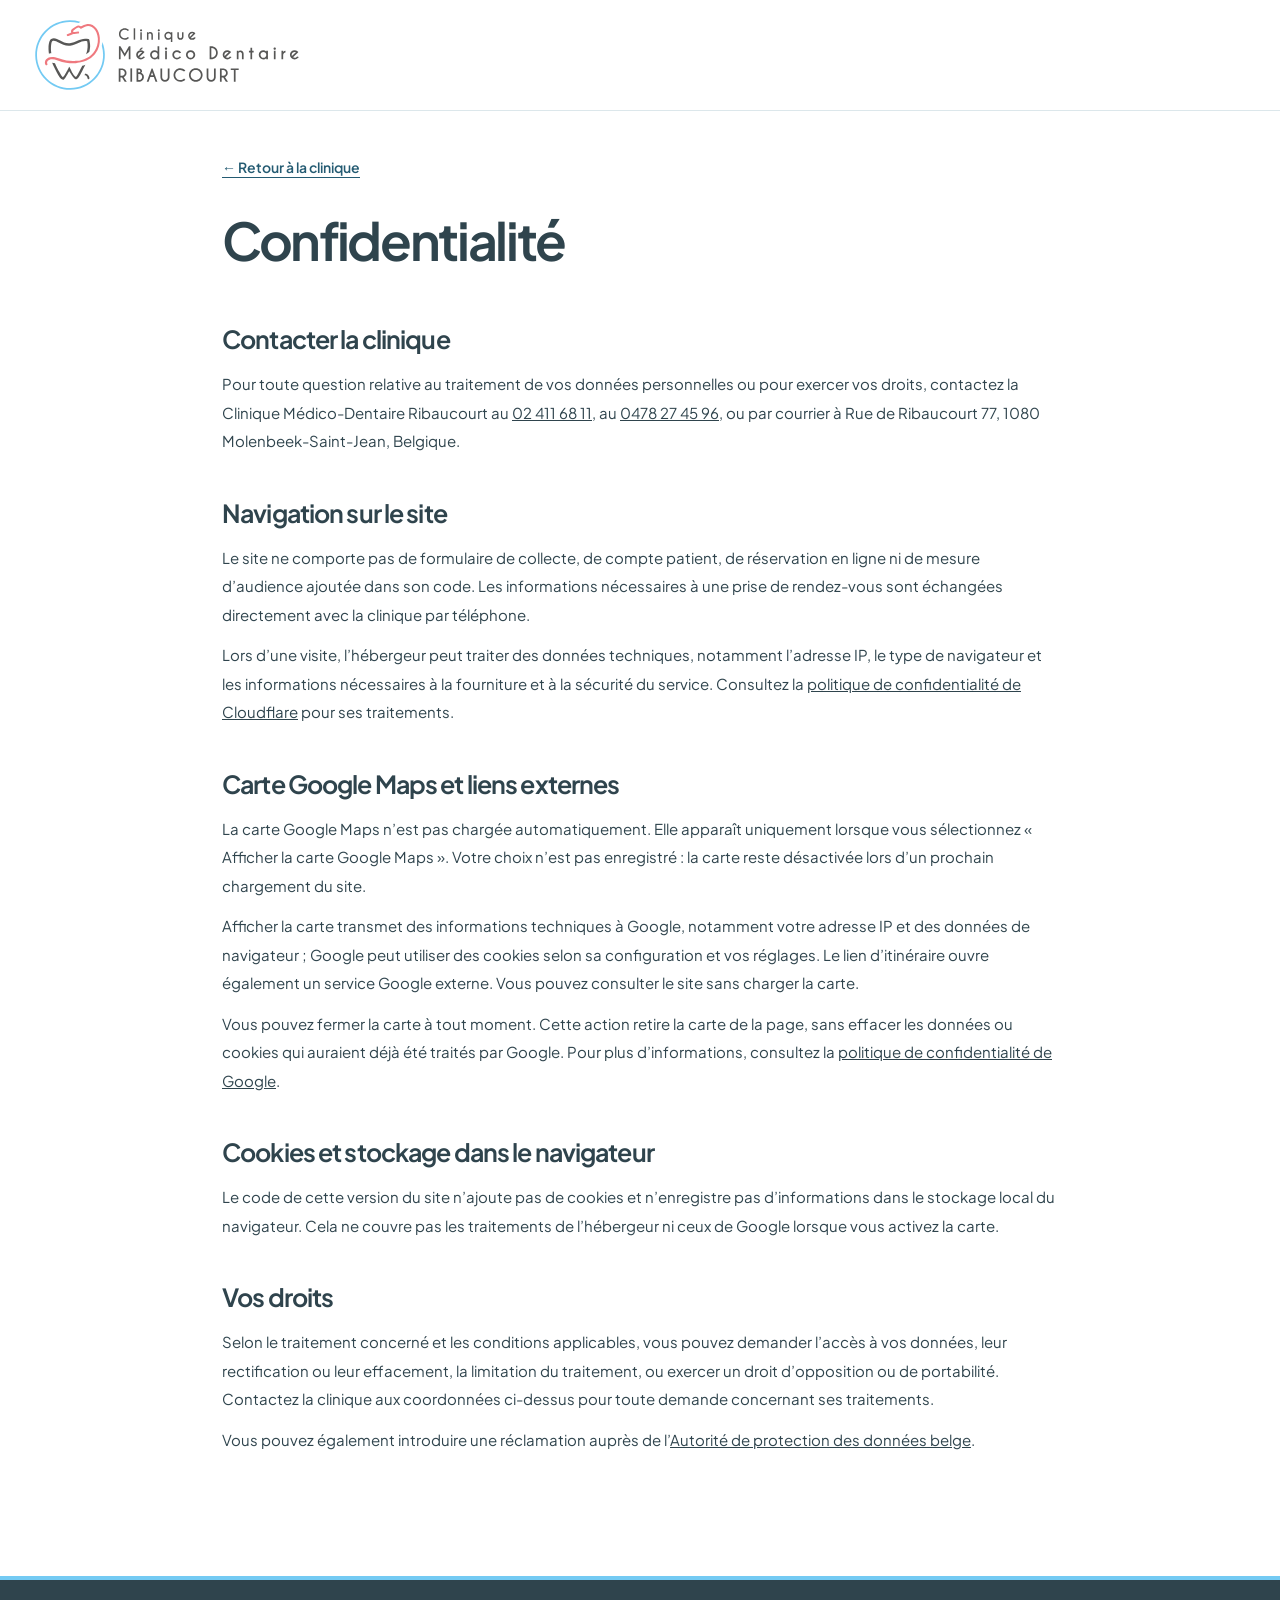
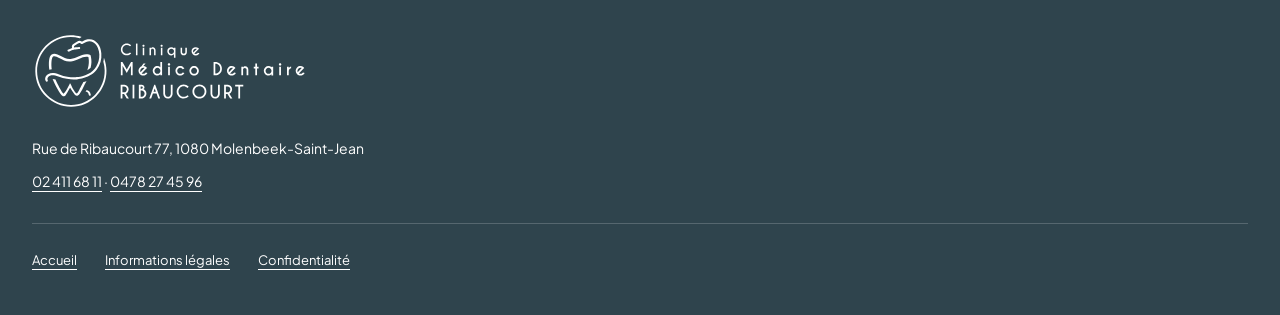
<file: confidentialite.html>
<!DOCTYPE html>
<html lang="fr"><head><meta charset="utf-8"><meta name="viewport" content="width=device-width, initial-scale=1">
<title>Confidentialité | Clinique Ribaucourt</title><meta name="robots" content="noindex,follow">
<meta name="color-scheme" content="light"><meta name="theme-color" content="#245B72">
<link rel="icon" href="./favicon.svg" type="image/svg+xml"><link rel="canonical" href="https://clinique-ribaucourt.com/confidentialite.html">
<link rel="stylesheet" href="./styles.css"></head><body class="legal-body"><header class="legal-header"><div class="wrap head"><a class="logo" href="./index.html"><img class="brand-logo" src="./assets/brand/logo-ribaucourt.svg" alt="Clinique Médico Dentaire Ribaucourt, accueil" width="673" height="189"></a></div></header>
<a class="skip-link" href="#contenu">Aller au contenu</a>
<main class="wrap legal-page" id="contenu" tabindex="-1"><a class="back-link" href="./index.html">← Retour à la clinique</a>
<h1>Confidentialité</h1>
<section><h2>Contacter la clinique</h2>
<p>Pour toute question relative au traitement de vos données personnelles ou pour exercer vos droits, contactez la Clinique Médico-Dentaire Ribaucourt au <a href="tel:+3224116811">02 411 68 11</a>, au <a href="tel:+32478274596">0478 27 45 96</a>, ou par courrier à Rue de Ribaucourt 77, 1080 Molenbeek-Saint-Jean, Belgique.</p></section>
<section><h2>Navigation sur le site</h2>
<p>Le site ne comporte pas de formulaire de collecte, de compte patient, de réservation en ligne ni de mesure d’audience ajoutée dans son code. Les informations nécessaires à une prise de rendez-vous sont échangées directement avec la clinique par téléphone.</p>
<p>Lors d’une visite, l’hébergeur peut traiter des données techniques, notamment l’adresse IP, le type de navigateur et les informations nécessaires à la fourniture et à la sécurité du service. Consultez la <a href="https://www.cloudflare.com/privacypolicy/" target="_blank" rel="noopener noreferrer">politique de confidentialité de Cloudflare</a> pour ses traitements.</p></section>
<section><h2>Carte Google Maps et liens externes</h2>
<p>La carte Google Maps n’est pas chargée automatiquement. Elle apparaît uniquement lorsque vous sélectionnez « Afficher la carte Google Maps ». Votre choix n’est pas enregistré : la carte reste désactivée lors d’un prochain chargement du site.</p>
<p>Afficher la carte transmet des informations techniques à Google, notamment votre adresse IP et des données de navigateur ; Google peut utiliser des cookies selon sa configuration et vos réglages. Le lien d’itinéraire ouvre également un service Google externe. Vous pouvez consulter le site sans charger la carte.</p>
<p>Vous pouvez fermer la carte à tout moment. Cette action retire la carte de la page, sans effacer les données ou cookies qui auraient déjà été traités par Google. Pour plus d’informations, consultez la <a href="https://policies.google.com/privacy?hl=fr" target="_blank" rel="noopener noreferrer">politique de confidentialité de Google</a>.</p></section>
<section><h2>Cookies et stockage dans le navigateur</h2>
<p>Le code de cette version du site n’ajoute pas de cookies et n’enregistre pas d’informations dans le stockage local du navigateur. Cela ne couvre pas les traitements de l’hébergeur ni ceux de Google lorsque vous activez la carte.</p></section>
<section><h2>Vos droits</h2>
<p>Selon le traitement concerné et les conditions applicables, vous pouvez demander l’accès à vos données, leur rectification ou leur effacement, la limitation du traitement, ou exercer un droit d’opposition ou de portabilité. Contactez la clinique aux coordonnées ci-dessus pour toute demande concernant ses traitements.</p>
<p>Vous pouvez également introduire une réclamation auprès de l’<a href="https://www.autoriteprotectiondonnees.be/" target="_blank" rel="noopener noreferrer">Autorité de protection des données belge</a>.</p></section>
</main>
<footer><div class="wrap"><a class="footer-brand" href="./index.html" aria-label="Clinique Médico Dentaire Ribaucourt, accueil"><img src="./assets/brand/logo-ribaucourt-blanc.svg" alt="Clinique Médico Dentaire Ribaucourt" width="673" height="189" loading="lazy"></a><span>Rue de Ribaucourt 77, 1080 Molenbeek-Saint-Jean</span><span><a href="tel:+3224116811">02 411 68 11</a> · <a href="tel:+32478274596">0478 27 45 96</a></span><nav class="footer-links" aria-label="Informations du site"><a href="./index.html">Accueil</a><a href="./mentions-legales.html">Informations légales</a><a href="./confidentialite.html">Confidentialité</a></nav></div></footer>
</body></html>
</file>
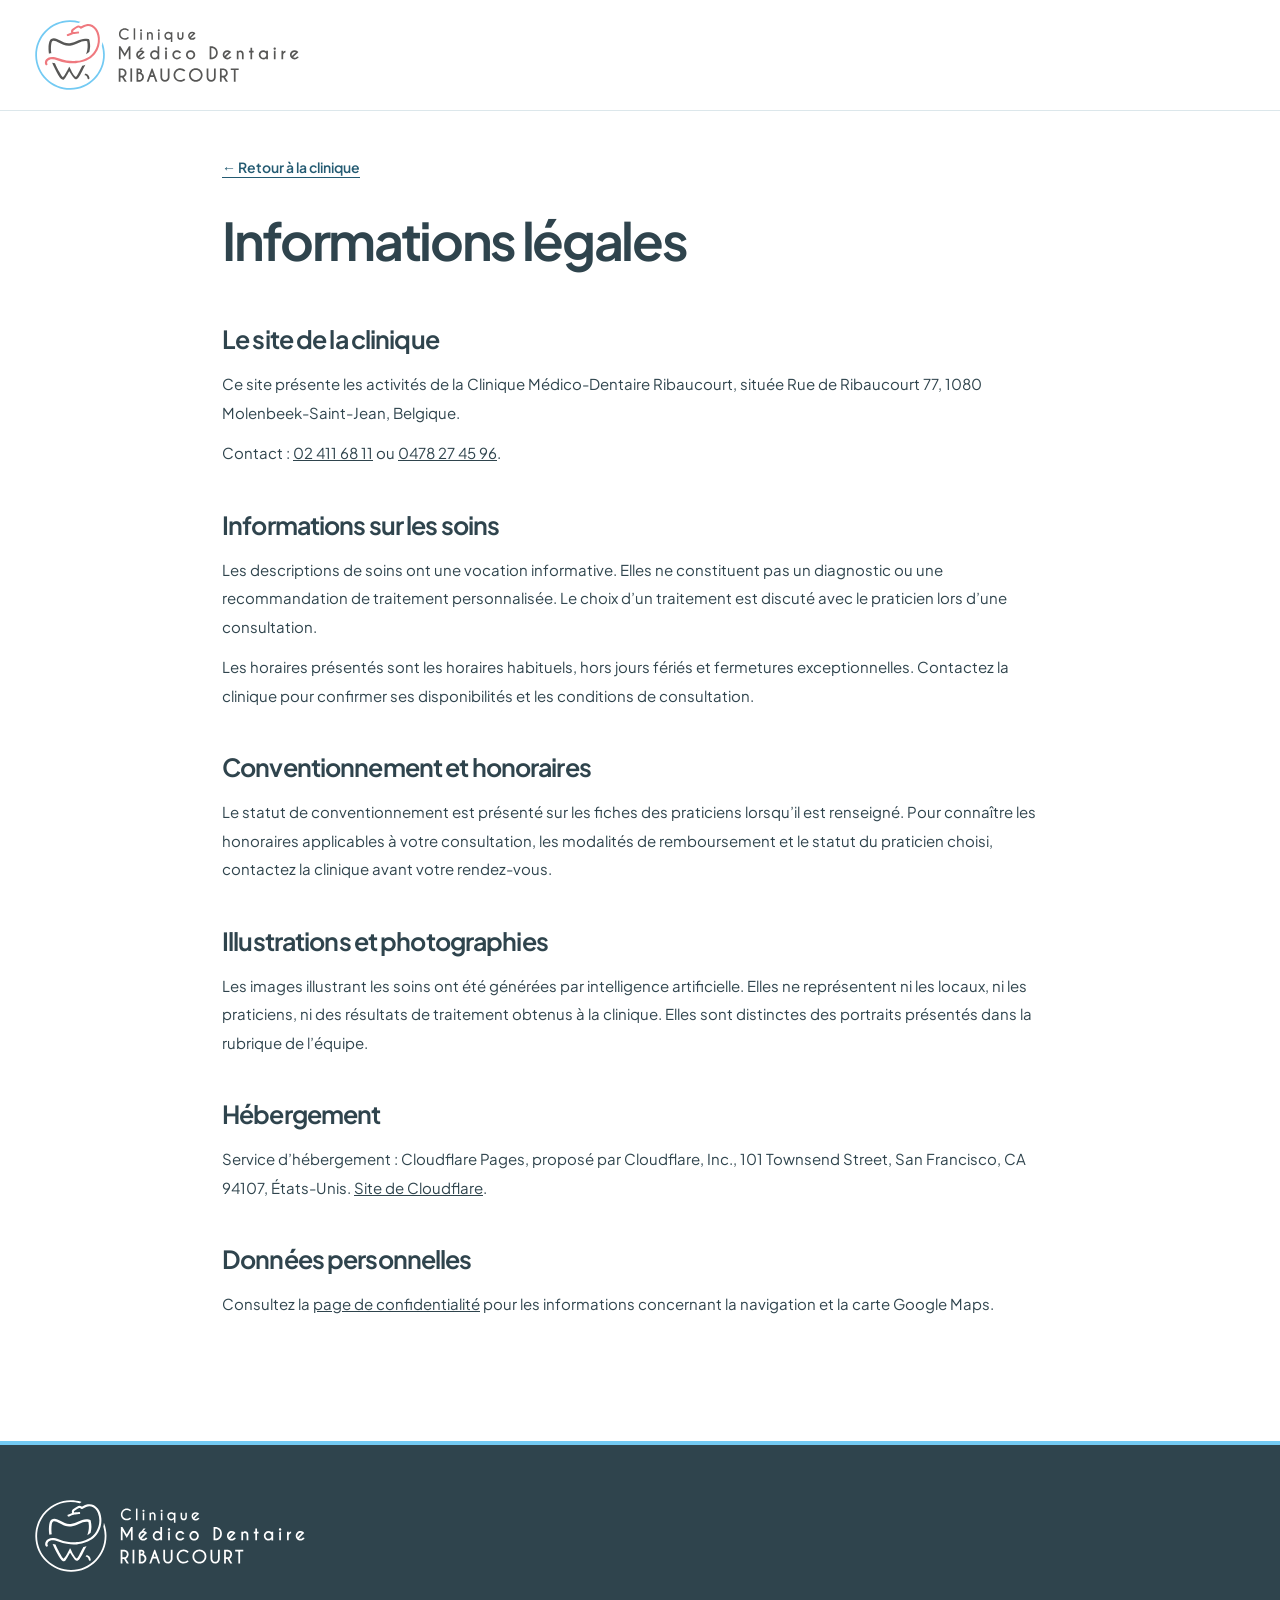
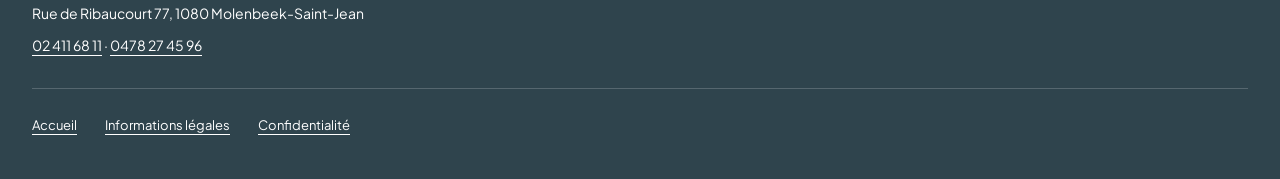
<file: mentions-legales.html>
<!DOCTYPE html>
<html lang="fr"><head><meta charset="utf-8"><meta name="viewport" content="width=device-width, initial-scale=1">
<title>Informations légales | Clinique Ribaucourt</title><meta name="robots" content="noindex,follow">
<meta name="color-scheme" content="light"><meta name="theme-color" content="#245B72">
<link rel="icon" href="./favicon.svg" type="image/svg+xml"><link rel="canonical" href="https://clinique-ribaucourt.com/mentions-legales.html">
<link rel="stylesheet" href="./styles.css"></head><body class="legal-body"><header class="legal-header"><div class="wrap head"><a class="logo" href="./index.html"><img class="brand-logo" src="./assets/brand/logo-ribaucourt.svg" alt="Clinique Médico Dentaire Ribaucourt, accueil" width="673" height="189"></a></div></header>
<a class="skip-link" href="#contenu">Aller au contenu</a>
<main class="wrap legal-page" id="contenu" tabindex="-1"><a class="back-link" href="./index.html">← Retour à la clinique</a>
<h1>Informations légales</h1>
<section><h2>Le site de la clinique</h2>
<p>Ce site présente les activités de la Clinique Médico-Dentaire Ribaucourt, située Rue de Ribaucourt 77, 1080 Molenbeek-Saint-Jean, Belgique.</p>
<p>Contact : <a href="tel:+3224116811">02 411 68 11</a> ou <a href="tel:+32478274596">0478 27 45 96</a>.</p></section>
<section><h2>Informations sur les soins</h2>
<p>Les descriptions de soins ont une vocation informative. Elles ne constituent pas un diagnostic ou une recommandation de traitement personnalisée. Le choix d’un traitement est discuté avec le praticien lors d’une consultation.</p>
<p>Les horaires présentés sont les horaires habituels, hors jours fériés et fermetures exceptionnelles. Contactez la clinique pour confirmer ses disponibilités et les conditions de consultation.</p></section>
<section><h2>Conventionnement et honoraires</h2>
<p>Le statut de conventionnement est présenté sur les fiches des praticiens lorsqu’il est renseigné. Pour connaître les honoraires applicables à votre consultation, les modalités de remboursement et le statut du praticien choisi, contactez la clinique avant votre rendez-vous.</p></section>
<section><h2>Illustrations et photographies</h2>
<p>Les images illustrant les soins ont été générées par intelligence artificielle. Elles ne représentent ni les locaux, ni les praticiens, ni des résultats de traitement obtenus à la clinique. Elles sont distinctes des portraits présentés dans la rubrique de l’équipe.</p></section>
<section><h2>Hébergement</h2>
<p>Service d’hébergement : Cloudflare Pages, proposé par Cloudflare, Inc., 101 Townsend Street, San Francisco, CA 94107, États-Unis. <a href="https://www.cloudflare.com/" target="_blank" rel="noopener noreferrer">Site de Cloudflare</a>.</p></section>
<section><h2>Données personnelles</h2><p>Consultez la <a href="./confidentialite.html">page de confidentialité</a> pour les informations concernant la navigation et la carte Google Maps.</p></section>
</main>
<footer><div class="wrap"><a class="footer-brand" href="./index.html" aria-label="Clinique Médico Dentaire Ribaucourt, accueil"><img src="./assets/brand/logo-ribaucourt-blanc.svg" alt="Clinique Médico Dentaire Ribaucourt" width="673" height="189" loading="lazy"></a><span>Rue de Ribaucourt 77, 1080 Molenbeek-Saint-Jean</span><span><a href="tel:+3224116811">02 411 68 11</a> · <a href="tel:+32478274596">0478 27 45 96</a></span><nav class="footer-links" aria-label="Informations du site"><a href="./index.html">Accueil</a><a href="./mentions-legales.html">Informations légales</a><a href="./confidentialite.html">Confidentialité</a></nav></div></footer>
</body></html>
</file>
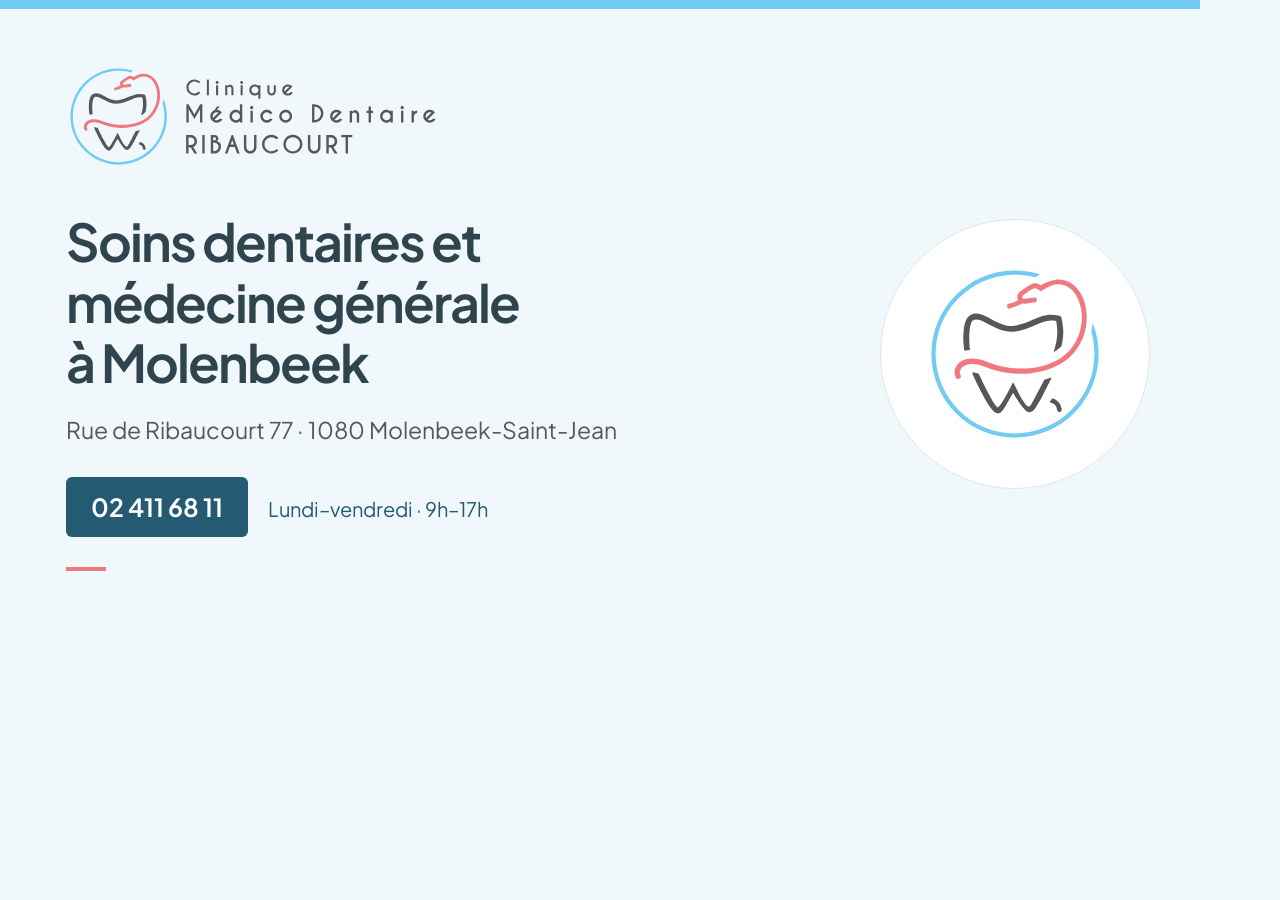
<file: docs/identite/apercu-partage.html>
<!doctype html><html lang="fr"><meta charset="utf-8"><style>@font-face{font-family:Jakarta;src:url('../../fonts/plus-jakarta-sans-latin.woff2')}*{box-sizing:border-box}body{margin:0;width:1200px;height:630px;background:#f0f8fc;color:#2f444d;font-family:Jakarta,Arial,sans-serif;position:relative;padding:55px 66px;overflow:hidden;border-top:9px solid #73caf3}.logo{display:block;width:374px;height:auto}h1{font-size:52px;line-height:1.16;letter-spacing:-2px;font-weight:650;max-width:750px;margin:42px 0 20px}p{margin:0;font-size:23px;color:#575756;line-height:1.6}.phone{display:inline-block;margin-top:28px;padding:14px 25px;background:#245b72;color:white;border-radius:6px;font-size:25px;font-weight:650}.hours{font-size:20px;margin-left:20px;color:#245b72}.symbol{position:absolute;width:270px;height:270px;right:50px;top:210px;background:#fff;border-radius:50%;padding:35px;border:1px solid #dce7eb}.accent{width:40px;height:4px;background:#ef797f;margin-top:30px}</style><img class="logo" src="../../assets/brand/logo-ribaucourt.svg" alt="Clinique Médico Dentaire Ribaucourt"><h1>Soins dentaires et<br>médecine générale<br>à Molenbeek</h1><p>Rue de Ribaucourt 77 · 1080 Molenbeek-Saint-Jean</p><div><span class="phone">02 411 68 11</span><span class="hours">Lundi–vendredi · 9h–17h</span></div><img class="symbol" src="../../assets/brand/symbole-ribaucourt.svg" alt=""><div class="accent"></div></html>
</file>
<file: styles.css>
/* Identité Ribaucourt — tracés officiels, bleu ciel #73CAF3, rose #EF797F, gris #575756. */
@font-face{font-family:"Plus Jakarta Sans";src:url("./fonts/plus-jakarta-sans-latin.woff2") format("woff2");font-weight:200 800;font-style:normal;font-display:swap}
:root{color-scheme:light;--sky:#73caf3;--rose:#ef797f;--brand-gray:#575756;--ink:#2f444d;--muted:#575756;--action:#245b72;--action-hover:#19465a;--bg:#fff;--card:#f1f8fb;--line:#dce7eb;--header-bottom:100px}
*{box-sizing:border-box;margin:0}html{scroll-behavior:smooth;scroll-padding-top:125px}body{font:16px/1.75 "Plus Jakarta Sans",Arial,sans-serif;background:var(--bg);color:var(--ink);overflow-wrap:break-word;padding-bottom:calc(94px + env(safe-area-inset-bottom,0px))}button{font:inherit}a{color:inherit}a[href^="tel:"]{white-space:nowrap}a,button,summary{-webkit-tap-highlight-color:transparent}[hidden]{display:none!important}img{max-width:100%}:focus-visible{outline:3px solid var(--action);outline-offset:5px;border-radius:4px}.wrap{max-width:1280px;margin:auto;padding-inline:32px}.skip-link{position:fixed;top:8px;left:8px;z-index:100;background:var(--action);color:#fff;padding:12px 18px;transform:translateY(-180%);border-radius:4px}.skip-link:focus{transform:none}
/* Identité et navigation. */
.topbar{background:var(--ink);color:#fff;text-align:center;padding:9px 24px;font-size:12px;display:flex;justify-content:center;align-items:center;gap:28px;flex-wrap:wrap;line-height:1.6}.topbar b{font-weight:500}.topbar a{text-underline-offset:3px}.status-row{display:flex;justify-content:center;align-items:center;gap:7px}.dot{width:7px;height:7px;display:inline-block;flex:none;border-radius:50%;background:#c4d3d9}.dot.open{background:#a3e4bc}header{position:sticky;top:0;z-index:30;background:#fffffffa;border-bottom:1px solid var(--line)}.head{height:106px;display:flex;align-items:center;justify-content:space-between;gap:24px}.logo{display:block;flex:none;line-height:1;text-decoration:none}.brand-logo{display:block;width:276px;height:auto}.menu-btn{flex:none;width:46px;height:46px;border:1px solid var(--line);border-radius:7px;background:#fff;cursor:pointer;display:none;place-items:center}.js .menu-btn{display:grid}.menu-btn span,.menu-btn span::before,.menu-btn span::after{display:block;width:22px;height:2px;background:var(--action);border-radius:2px;position:relative;transition:transform .2s,background .2s}.menu-btn span::before,.menu-btn span::after{content:"";position:absolute;left:0}.menu-btn span::before{top:-7px}.menu-btn span::after{top:7px}.menu-btn[aria-expanded="true"] span{background:transparent}.menu-btn[aria-expanded="true"] span::before{transform:translateY(7px) rotate(45deg)}.menu-btn[aria-expanded="true"] span::after{transform:translateY(-7px) rotate(-45deg)}.overlay{position:fixed;inset:var(--header-bottom) 0 0;z-index:35;display:none;flex-direction:column;align-items:center;gap:6px;background:#fff;overflow-y:auto;padding:24px 16px max(24px,env(safe-area-inset-bottom,0px));overscroll-behavior:contain}.overlay.show{display:flex}.overlay a{flex:none;display:block;padding:13px 20px;font-size:18px;font-weight:600;text-align:center;text-decoration:none;width:min(340px,90vw);border-radius:6px}.overlay a:hover,.overlay a:focus-visible{background:#edf7fc;color:var(--action)}.overlay a.call{background:var(--action);color:#fff;margin-top:12px}.overlay a.call:hover{background:var(--action-hover)}.noscript-nav{padding:16px;display:flex;justify-content:center;gap:16px;flex-wrap:wrap}
/* Boutons. */
.btn{display:inline-flex;align-items:center;justify-content:center;gap:12px;padding:16px 22px;width:100%;font-size:15px;font-weight:650;line-height:1.5;text-decoration:none;border-radius:6px;border:1px solid var(--action);background:var(--action);color:#fff;cursor:pointer;transition:background .18s,transform .18s,box-shadow .18s}.btn svg{flex:none}.btn:hover{background:var(--action-hover);border-color:var(--action-hover);transform:translateY(-1px);box-shadow:0 5px 16px #245b721a}.btn.alt{background:#fff;color:var(--action);border-color:#b4cbd5}.btn.alt:hover{background:#e4f3fa;border-color:var(--action)}
/* Accueil. */
.crumbs{font-size:11px;letter-spacing:.08em;text-transform:uppercase;padding:23px 0;color:var(--muted)}.hero{display:grid;grid-template-columns:minmax(0,1fr);position:relative;isolation:isolate;overflow:hidden;border-radius:12px;background:#f0f8fc;padding:52px 42px;border:1px solid #e4eff4;gap:24px}.hero-copy{min-width:0;position:relative;z-index:1}.hero .where{font-size:11px;font-weight:650;text-transform:uppercase;letter-spacing:.1em;color:var(--action);margin-bottom:24px;display:flex;align-items:center;gap:10px}.hero .where::before{content:"";display:inline-block;width:24px;height:3px;background:var(--rose);flex:none}h1,h2,h3,h4{font-weight:650}h1{font-size:clamp(36px,4.4vw,61px);line-height:1.13;letter-spacing:-.045em;max-width:790px;margin-bottom:24px}.hero p.lead{font-size:17px;line-height:1.8;max-width:57ch;margin-bottom:28px;color:var(--muted)}.hero-actions{display:grid;gap:12px;max-width:650px}.hero-actions .btn{padding:15px 18px}.hero-action-label{display:block;font-size:11px;font-weight:700;text-transform:uppercase;letter-spacing:.045em}.hero-action-number{display:block;font-size:18px;font-weight:650;margin-top:4px}.hero .note{font-size:13px;line-height:1.8;max-width:66ch;color:var(--muted);margin-top:22px}.section-link{display:inline-block;margin-top:20px;font-size:14px;font-weight:650;text-decoration:none;text-underline-offset:5px;color:var(--action);border-bottom:1px solid #a3bdca;padding-bottom:3px}.section-link::after{content:" ↗";margin-left:12px}.hero-art{display:none;align-items:center;justify-content:center;flex-direction:column;gap:27px}.brand-orbit{width:100%;max-width:292px;aspect-ratio:1;border-radius:50%;background:#fff;display:grid;place-items:center;position:relative;box-shadow:0 20px 60px #245b720a;border:1px solid #e3edf2}.brand-orbit::before{content:"";position:absolute;inset:-18px;border:1px solid #bfe4f6;border-radius:50%}.brand-orbit::after{content:"";position:absolute;width:16px;height:16px;background:var(--rose);border:4px solid #f0f8fc;box-sizing:content-box;border-radius:50%;right:8px;bottom:24px}.brand-orbit img{display:block;width:72%;height:auto}.hero-art>span{font-size:11px;letter-spacing:.045em;color:var(--action);text-align:center}
/* Sections et soins. */
section{padding:82px 0 0}.section-label{display:block;color:var(--action);font-size:11px;font-weight:750;letter-spacing:.14em;text-transform:uppercase;margin-bottom:15px}.section-label::before{content:"";display:inline-block;width:18px;height:2px;background:var(--rose);margin-right:10px;vertical-align:middle}h2{font-size:clamp(30px,3.4vw,43px);line-height:1.2;letter-spacing:-.035em;margin-bottom:16px}.intro{color:var(--muted);font-size:16px;max-width:66ch;margin-bottom:32px}.soins{display:grid;grid-template-columns:repeat(2,minmax(0,1fr));gap:24px}.soin{min-width:0;background:#fff;border:1px solid var(--line);border-radius:9px;overflow:hidden;box-shadow:0 4px 20px #2f444d04;display:flex;flex-direction:column}.care-photo{width:100%;aspect-ratio:1;position:relative;overflow:hidden;background:var(--card);border-bottom:1px solid #e9eff2}.care-photo img{position:absolute;width:400%;height:200%;max-width:none;left:calc(-100% * var(--column));top:calc(-100% * var(--row))}.soin-copy{padding:23px}.soin h3{font-size:18px;line-height:1.4;letter-spacing:-.02em;margin-bottom:10px}.soin p{font-size:14px;line-height:1.8;color:var(--muted)}.photo-caption{font-size:12px;color:var(--muted);margin-top:18px}
/* Prise de rendez-vous. */
.rdv-grid{list-style:none;padding:0;margin:28px 0 18px;display:grid;gap:22px;counter-reset:rdv}.rdv-grid li{counter-increment:rdv;background:var(--card);border:1px solid #e4edf1;border-top:3px solid var(--sky);border-radius:7px;padding:28px}.rdv-grid li::before{content:counter(rdv,decimal-leading-zero);display:block;color:var(--action);font-size:28px;font-weight:500;letter-spacing:-.04em;margin-bottom:16px}.rdv-grid h3{font-size:18px;line-height:1.4;margin-bottom:12px}.rdv-grid p{font-size:14px;color:var(--muted)}.practical-note{font-size:13px;color:var(--muted);line-height:1.8;max-width:85ch;margin-top:20px}
/* Équipe. */
.team{display:grid;gap:24px}.person{display:flex;flex-direction:column;gap:21px;background:#fff;border:1px solid var(--line);border-radius:9px;padding:30px}.pt{display:flex;align-items:center;gap:20px}.pt>div:last-child{min-width:0}.avatar{width:98px;height:118px;flex:none;display:grid;place-items:center;background:#edf6fb;color:var(--action);border-radius:7px;overflow:hidden;font-size:28px;font-weight:600}.avatar img{width:100%;height:100%;display:block;object-fit:cover;object-position:center 30%}.avatar--omar img{transform:scale(1.5);transform-origin:50% 22%}.person h3{font-size:20px;line-height:1.25;letter-spacing:-.025em}.person .role{font-size:14px;line-height:1.5;color:var(--muted);margin-top:7px}.person .bio{font-size:15px;line-height:1.85}.person .lang{font-size:13px;font-weight:600;color:var(--action)}.tag{display:inline-block;margin-top:9px;padding:4px 9px;font-size:12px;font-weight:600;line-height:1.5;background:#eaf4f8;border:1px solid #d5e8f0;color:var(--action);border-radius:4px}.tag.no{background:#fff;color:var(--muted);border-color:var(--line)}.convention-note{font-size:12px;line-height:1.6;color:var(--muted);margin-top:8px;max-width:32ch}.cv{list-style:none;padding:0;display:grid;gap:10px;font-size:14px;line-height:1.8;color:var(--muted)}.cv li{padding-left:15px;position:relative}.cv li::before{content:"";position:absolute;left:0;top:.75em;width:5px;height:5px;border-radius:50%;background:var(--sky)}.parcours{border-top:1px solid var(--line)}.parcours summary{font-size:14px;padding:16px 0}.parcours summary::after{font-size:24px}.parcours h4{font-size:14px;margin:15px 0 8px}.parcours strong{color:var(--ink)}
/* Horaires et accès. */
.split{display:grid;gap:24px}.panel{background:var(--card);border:1px solid #e4edf1;border-radius:9px;padding:30px}.panel h3{font-size:23px;letter-spacing:-.025em;line-height:1.4;margin-bottom:22px}table{width:100%;border-collapse:collapse;font-size:15px}.table-caption{text-align:left;font-size:13px;color:var(--muted);margin-bottom:10px}th,td{padding:10px 0;border-bottom:1px solid var(--line)}th{text-align:left;font-weight:500}td:last-child{text-align:right;font-weight:600}tr.today th,tr.today td{color:var(--action);font-weight:800}tr.closed td:last-child{color:var(--muted);font-weight:500}.panel .small{font-size:13px;color:var(--muted);margin-top:16px}.contact-line{display:flex;gap:14px;padding:10px 0}.contact-line svg{flex:none;margin-top:3px;color:var(--action)}.contact-line a{font-size:19px;font-weight:600;text-decoration:none}.contact-line a:hover{text-decoration:underline}.panel .btn{font-size:14px}.map-placeholder{min-height:290px;border:1px solid var(--line);border-radius:9px;display:grid;place-items:center;text-align:center;padding:38px;margin-top:24px;background:#fff}.map-placeholder h3{font-size:24px;line-height:1.3;margin-bottom:14px;letter-spacing:-.025em}.map-placeholder p{max-width:63ch;margin:0 auto 20px;color:var(--muted);font-size:14px}.map-placeholder .btn{width:auto;max-width:100%;font-size:14px}.map-placeholder .map-links{font-size:12px;margin:18px 0 0}.map-wrap{margin-top:24px}.map{display:block;border:0;width:100%;height:340px;border-radius:9px;background:var(--card)}.map-controls{display:flex;justify-content:space-between;gap:16px;flex-wrap:wrap;align-items:center;margin-top:10px;color:var(--muted);font-size:13px}.text-button{border:0;padding:10px 0;background:none;color:var(--action);text-decoration:underline;text-underline-offset:4px;cursor:pointer}
/* Questions et pied de page. */
.faq{border-top:1px solid var(--line)}details{border-bottom:1px solid var(--line)}summary{list-style:none;display:flex;align-items:center;justify-content:space-between;gap:20px;padding:25px 0;font-weight:600;font-size:16px;cursor:pointer;line-height:1.6}summary::-webkit-details-marker{display:none}summary::after{content:"+";font-weight:400;font-size:27px;line-height:1;color:var(--action);transition:transform .2s;flex:none}details[open]>summary::after{transform:rotate(45deg)}details p{max-width:68ch;font-size:15px;color:var(--muted);line-height:1.85;padding-bottom:23px}footer{margin-top:86px;background:#2f444d;color:#fff;padding:52px 0 38px;font-size:14px;border-top:4px solid var(--sky)}footer .wrap{display:grid;gap:8px}.footer-brand{display:block;width:276px;margin-bottom:18px}.footer-brand img{display:block;width:100%;height:auto}footer a{color:#fff;text-underline-offset:4px}.footer-links{display:flex;gap:12px 28px;flex-wrap:wrap;border-top:1px solid #ffffff30;padding-top:20px;margin-top:22px;font-size:13px}.footer-links a{padding:5px 0}.sticky{position:fixed;left:12px;right:12px;bottom:calc(12px + env(safe-area-inset-bottom,0px));z-index:20;box-shadow:0 8px 25px #2f444d26;border-radius:6px}.sticky .btn{padding:16px 20px;font-size:15px}
/* Pages complémentaires. */
.legal-body{padding-bottom:0}.legal-header{position:static}.legal-header .head{height:110px}.legal-page{max-width:900px;padding-top:42px;padding-bottom:24px}.legal-page .back-link{display:inline-block;color:var(--action);font-size:14px;font-weight:600;text-underline-offset:4px;margin-bottom:30px}.legal-page h1{font-size:clamp(34px,5vw,52px);line-height:1.17}.legal-page section{padding-top:30px}.legal-page h2{font-size:25px}.legal-page p{margin:12px 0;font-size:15px;line-height:1.9}.legal-page li{margin:8px 0}
@media(min-width:760px){body{padding-bottom:0}.sticky{display:none}.hero-actions{grid-template-columns:repeat(2,minmax(0,1fr))}.team,.split{grid-template-columns:repeat(2,minmax(0,1fr))}.rdv-grid{grid-template-columns:repeat(3,minmax(0,1fr))}}
@media(min-width:1000px){.hero{grid-template-columns:minmax(0,1fr) 280px;gap:44px;padding:60px 48px}.hero-art{display:flex}.soins{grid-template-columns:repeat(4,minmax(0,1fr))}.hero-actions{max-width:620px}.hero p.lead{font-size:16px}.hero-action-label{font-size:10px}.hero-action-number{font-size:17px}}
@media(min-width:1200px){.js .menu-btn{display:none}.head{height:114px;gap:22px}.brand-logo{width:270px}.overlay{position:static;display:flex;flex-direction:row;align-items:center;justify-content:flex-end;gap:1px;padding:0;background:transparent;overflow:visible;flex:1}.overlay a{font-size:12px;font-weight:650;width:auto;padding:12px 9px;border-radius:4px;white-space:nowrap}.overlay a.call{margin:0 0 0 9px;font-size:12px;padding:13px 14px}.hero{grid-template-columns:minmax(0,1fr) 300px;padding:66px 52px}.hero p.lead{font-size:17px}.hero-action-label{font-size:11px}.hero-action-number{font-size:18px}}
@media(max-width:759px){html{scroll-padding-top:108px}.wrap{padding-inline:22px}.topbar{display:block;padding:8px 14px;font-size:10px}.topbar p+p{margin-top:3px}.head{height:92px;gap:18px}.brand-logo{width:240px;max-width:100%}.logo{min-width:0;flex:0 1 auto}.crumbs{font-size:10px;line-height:1.7;letter-spacing:.035em;padding:18px 0}.hero{padding:34px 25px;border-radius:9px}.hero .where{font-size:10px;line-height:1.8;letter-spacing:.055em;margin-bottom:22px;align-items:flex-start}.hero .where::before{margin-top:8px;width:17px}h1{font-size:clamp(34px,7vw,48px);line-height:1.15;letter-spacing:-.04em}.hero p.lead{font-size:16px;line-height:1.8}.hero-actions .btn{padding:15px 12px}.hero-action-label{font-size:11px}.hero .note{font-size:13px}.section-link{font-size:14px}.hero-art{display:none}section{padding-top:60px}h2{font-size:31px;line-height:1.22}.intro{font-size:15px;margin-bottom:28px}.soins{gap:18px 14px}.soin-copy{padding:19px 16px}.soin h3{font-size:17px}.soin p{font-size:14px;line-height:1.75}.photo-caption{font-size:12px}.person,.panel{padding:24px}.person h3{font-size:20px}.person .bio{font-size:15px}.avatar{width:82px;height:104px}.pt{gap:16px}.person .role{font-size:13px}.rdv-grid{gap:16px}.rdv-grid li{padding:24px}.rdv-grid li::before{margin-bottom:11px}.panel h3{font-size:22px}.map-placeholder{padding:30px 22px}.map-placeholder h3{font-size:22px}.map-placeholder .map-links{line-height:1.9}footer{margin-top:60px;padding:40px 0 32px;font-size:13px}.footer-brand{width:250px;max-width:100%}.legal-header .head{height:100px}.legal-page{padding-top:30px}.legal-page h1{font-size:36px}.legal-page h2{font-size:23px}}
@media(max-width:420px){.soins{grid-template-columns:1fr}.soin{display:grid;grid-template-columns:116px minmax(0,1fr);align-items:start}.care-photo{width:96px;height:auto;min-height:0;aspect-ratio:1;border:0;border-radius:6px;margin:18px 0 18px 12px}.care-photo img{height:200%;width:400%}.soin-copy{padding:18px 16px}.soin h3{font-size:17px}.soin p{font-size:14px}.brand-logo{width:229px}.head{gap:14px}.person h3{font-size:18px}}
@media(max-width:350px){.wrap{padding-inline:16px}.brand-logo{width:210px}.head{gap:10px}.menu-btn{width:40px;height:42px}.hero{padding:29px 21px}h1{font-size:32px}.soin{grid-template-columns:100px minmax(0,1fr)}.care-photo{width:80px}.soin-copy{padding:17px 13px}.soin h3{font-size:16px}.pt{gap:13px}.avatar{width:68px;height:90px}.person,.panel{padding:20px}.person h3{font-size:17px}.contact-line a{font-size:17px}}
@media(prefers-reduced-motion:reduce){*,*::before,*::after{scroll-behavior:auto!important;transition:none!important}}
</file>
